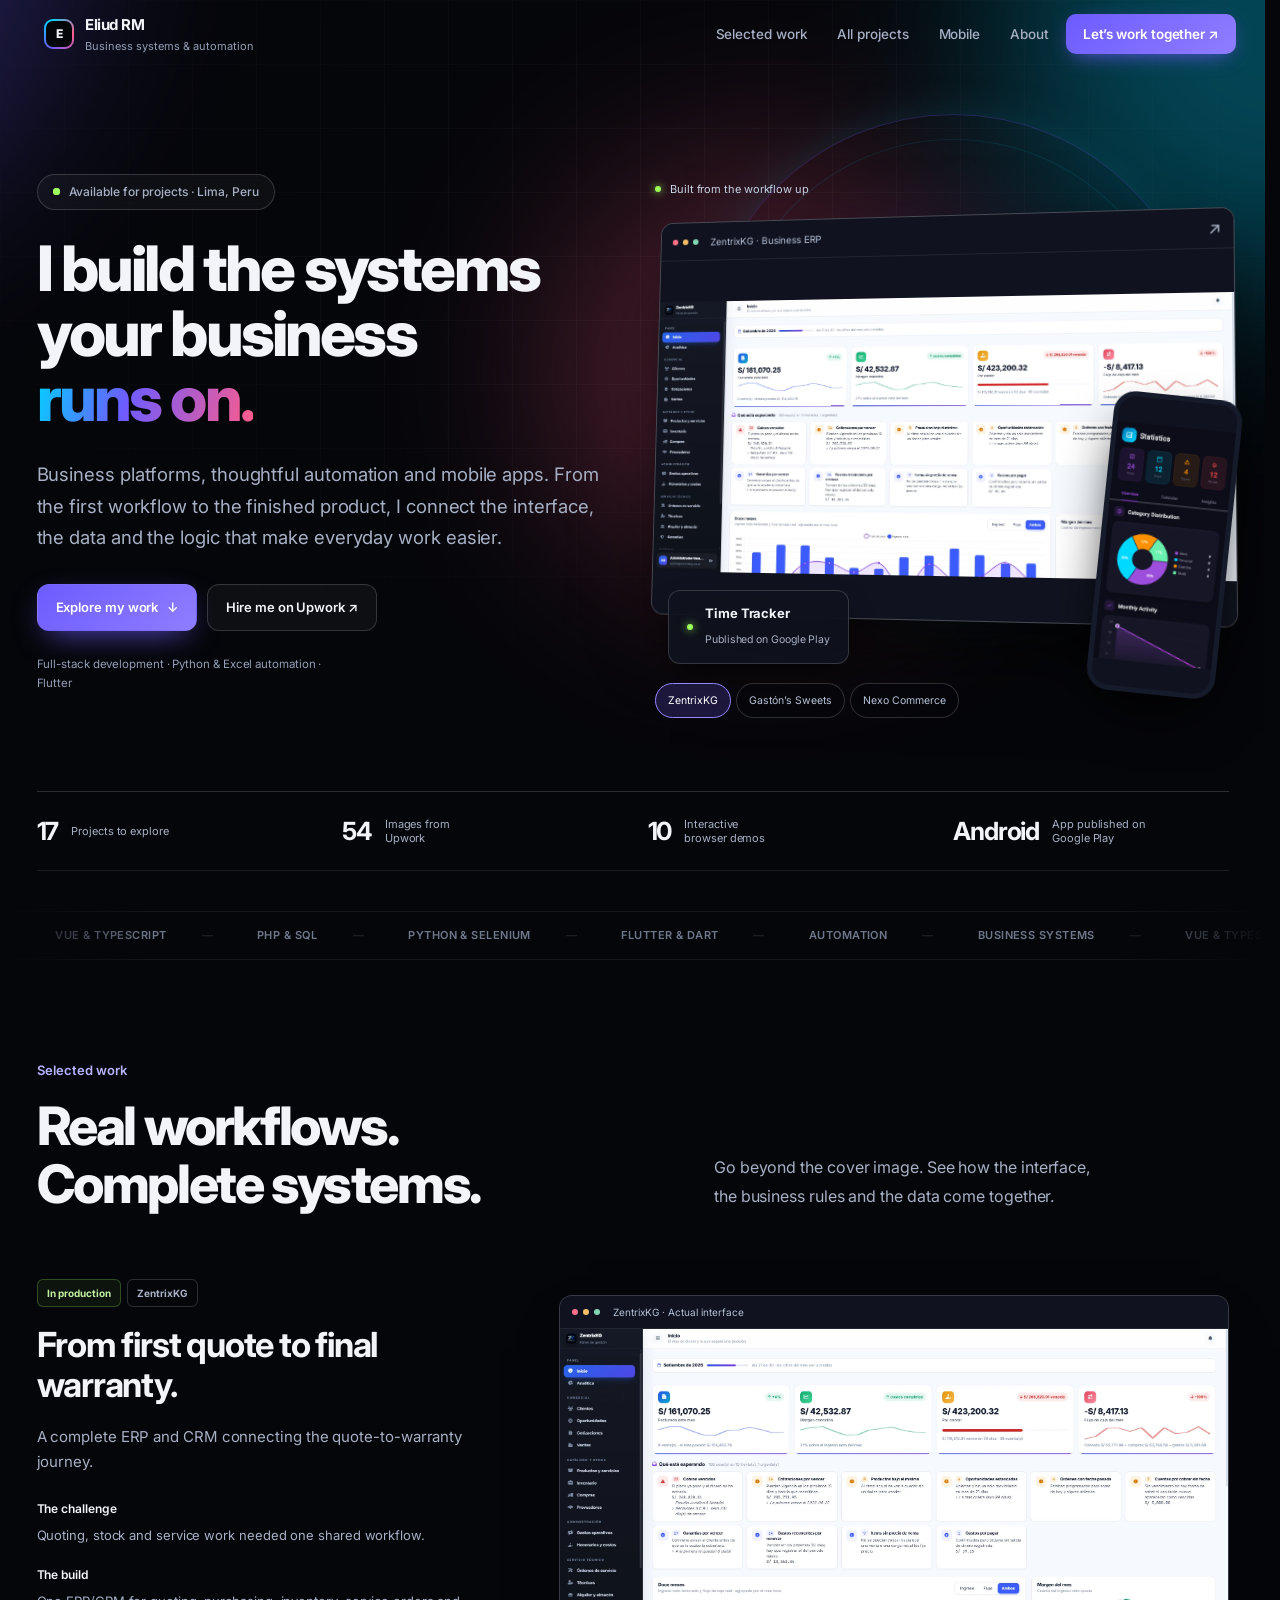
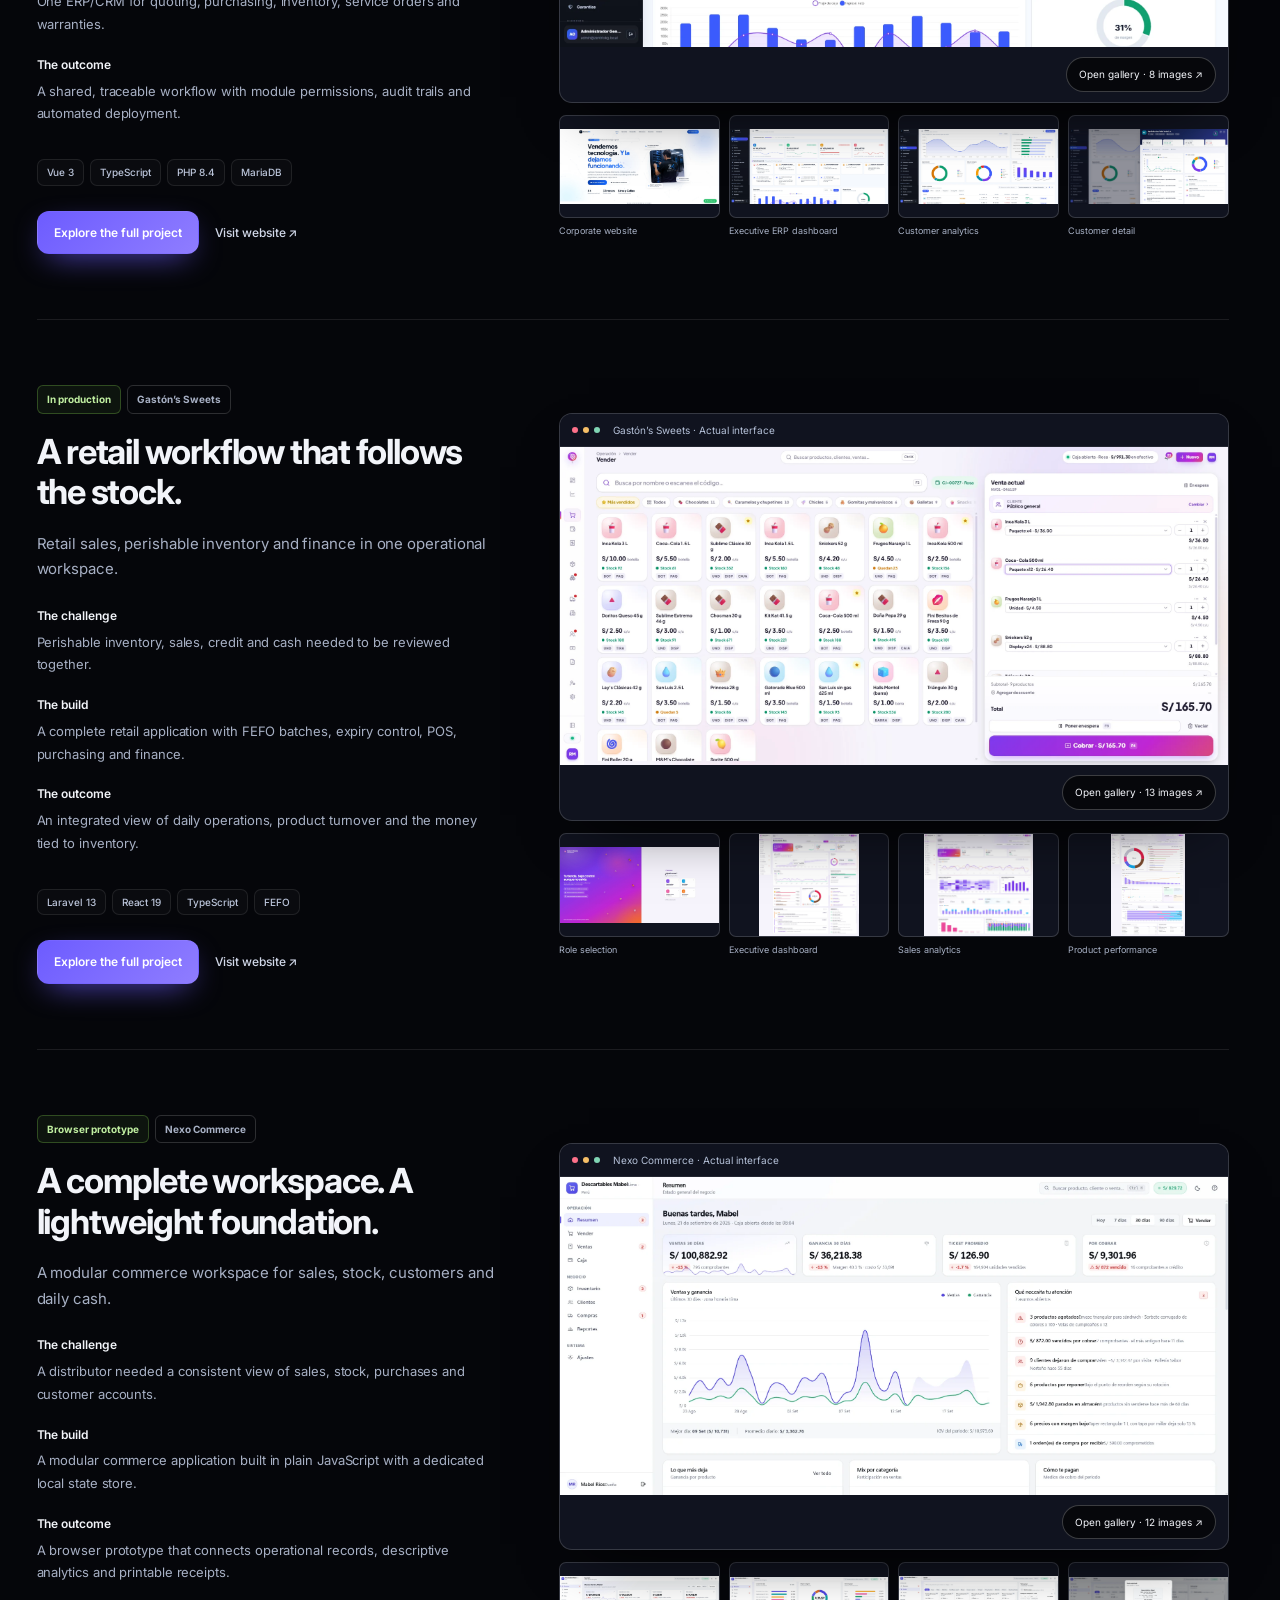
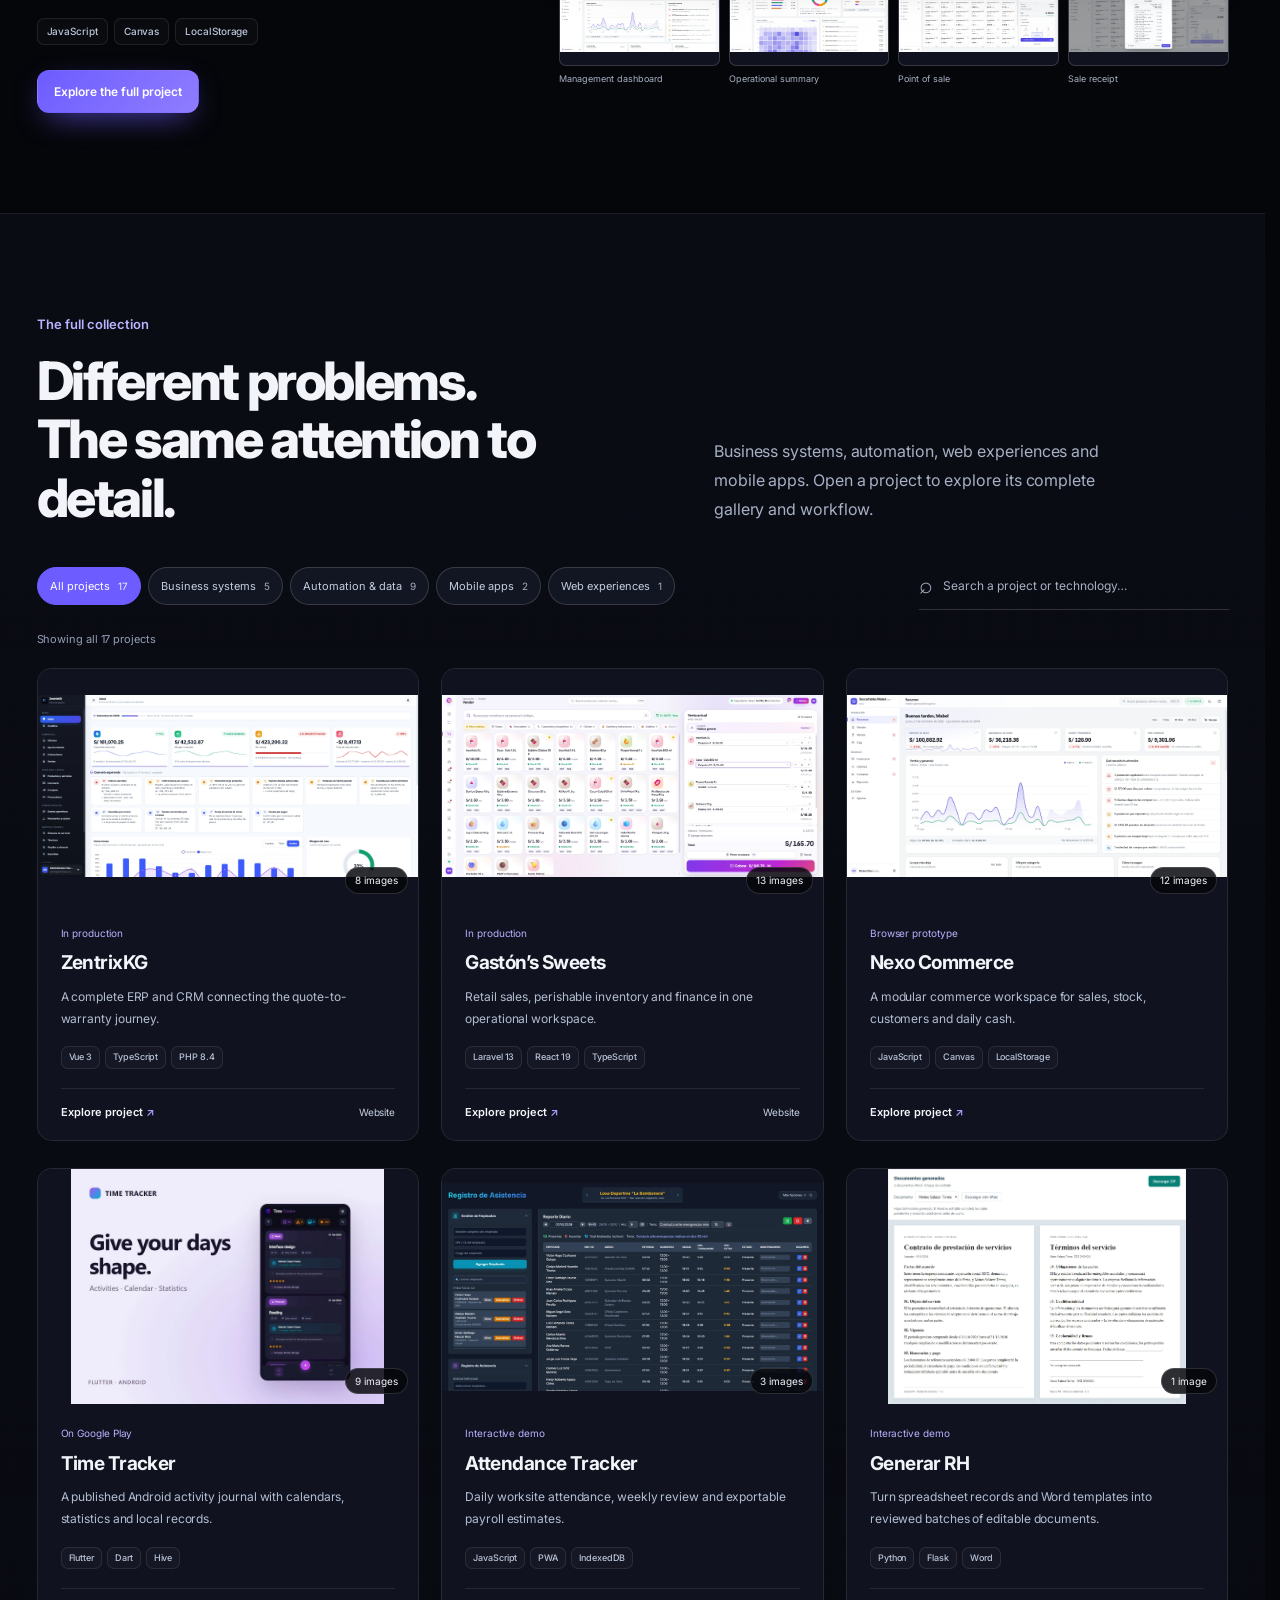
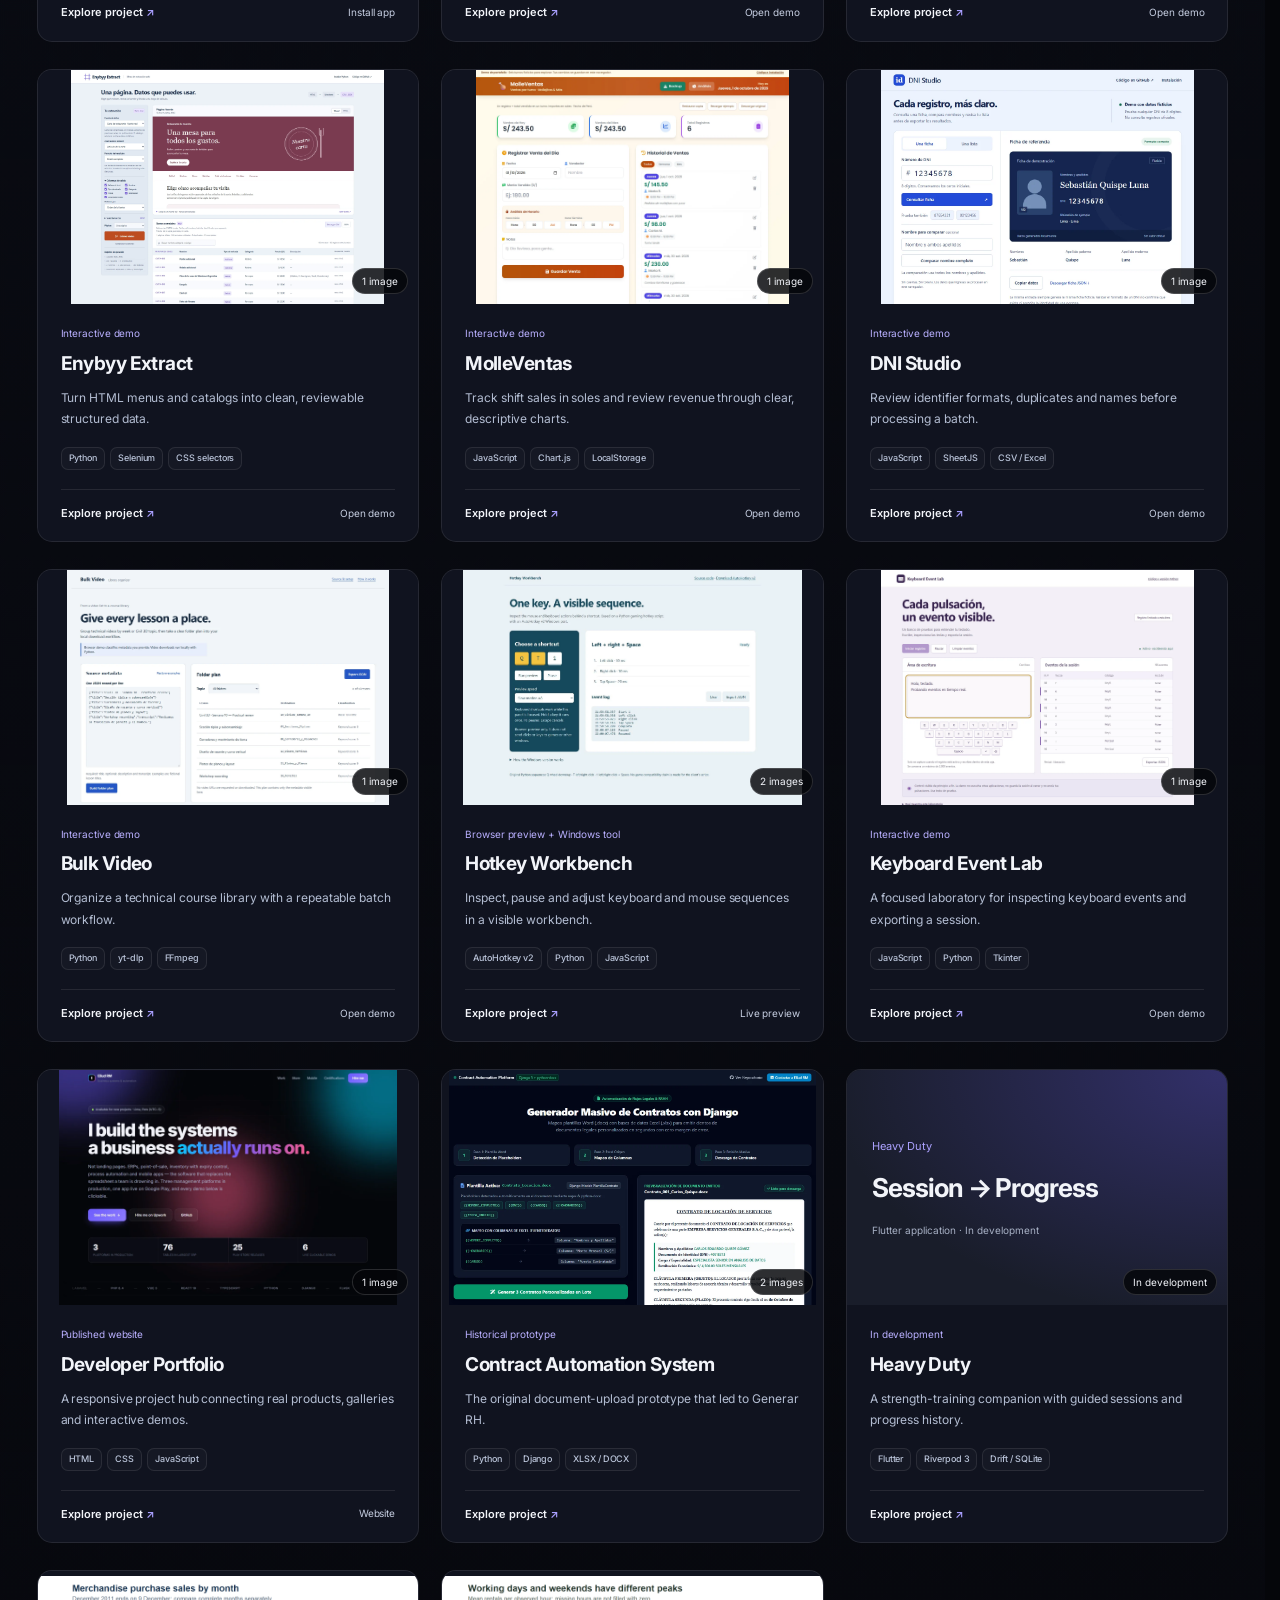
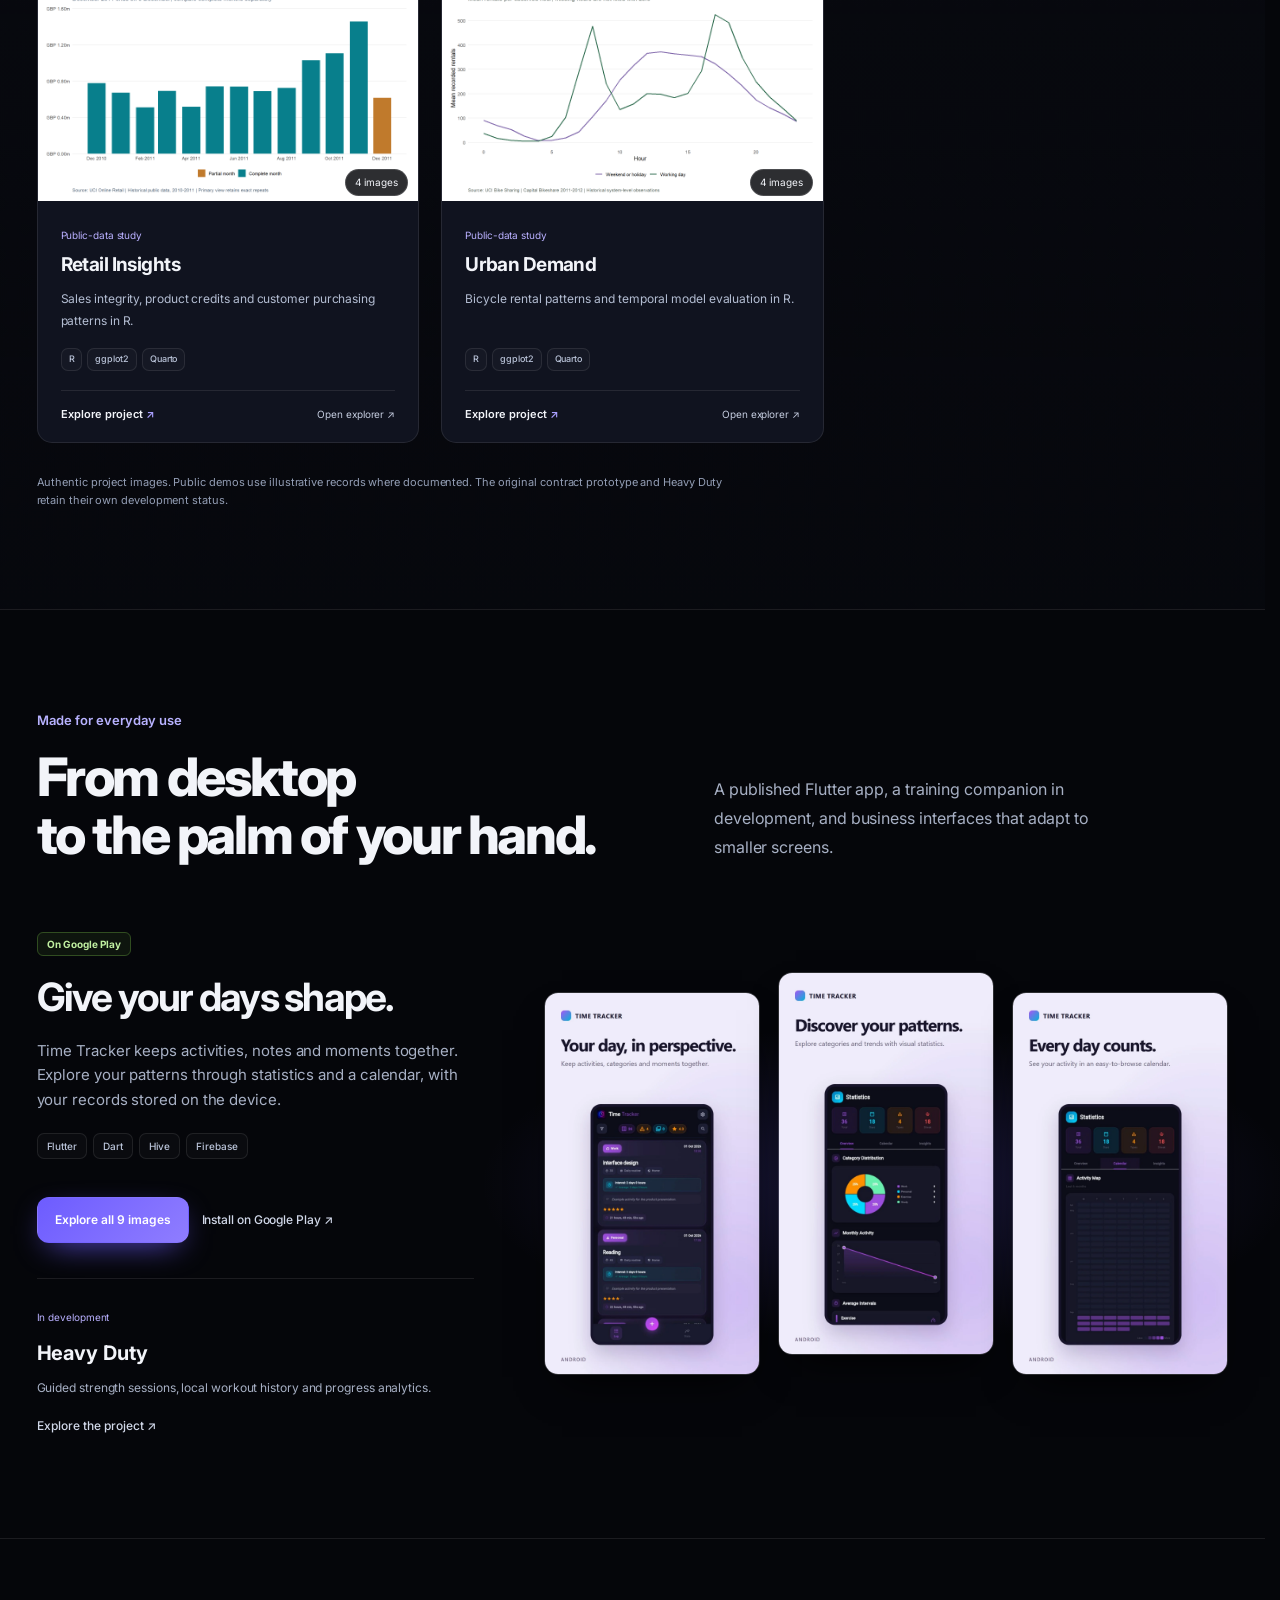
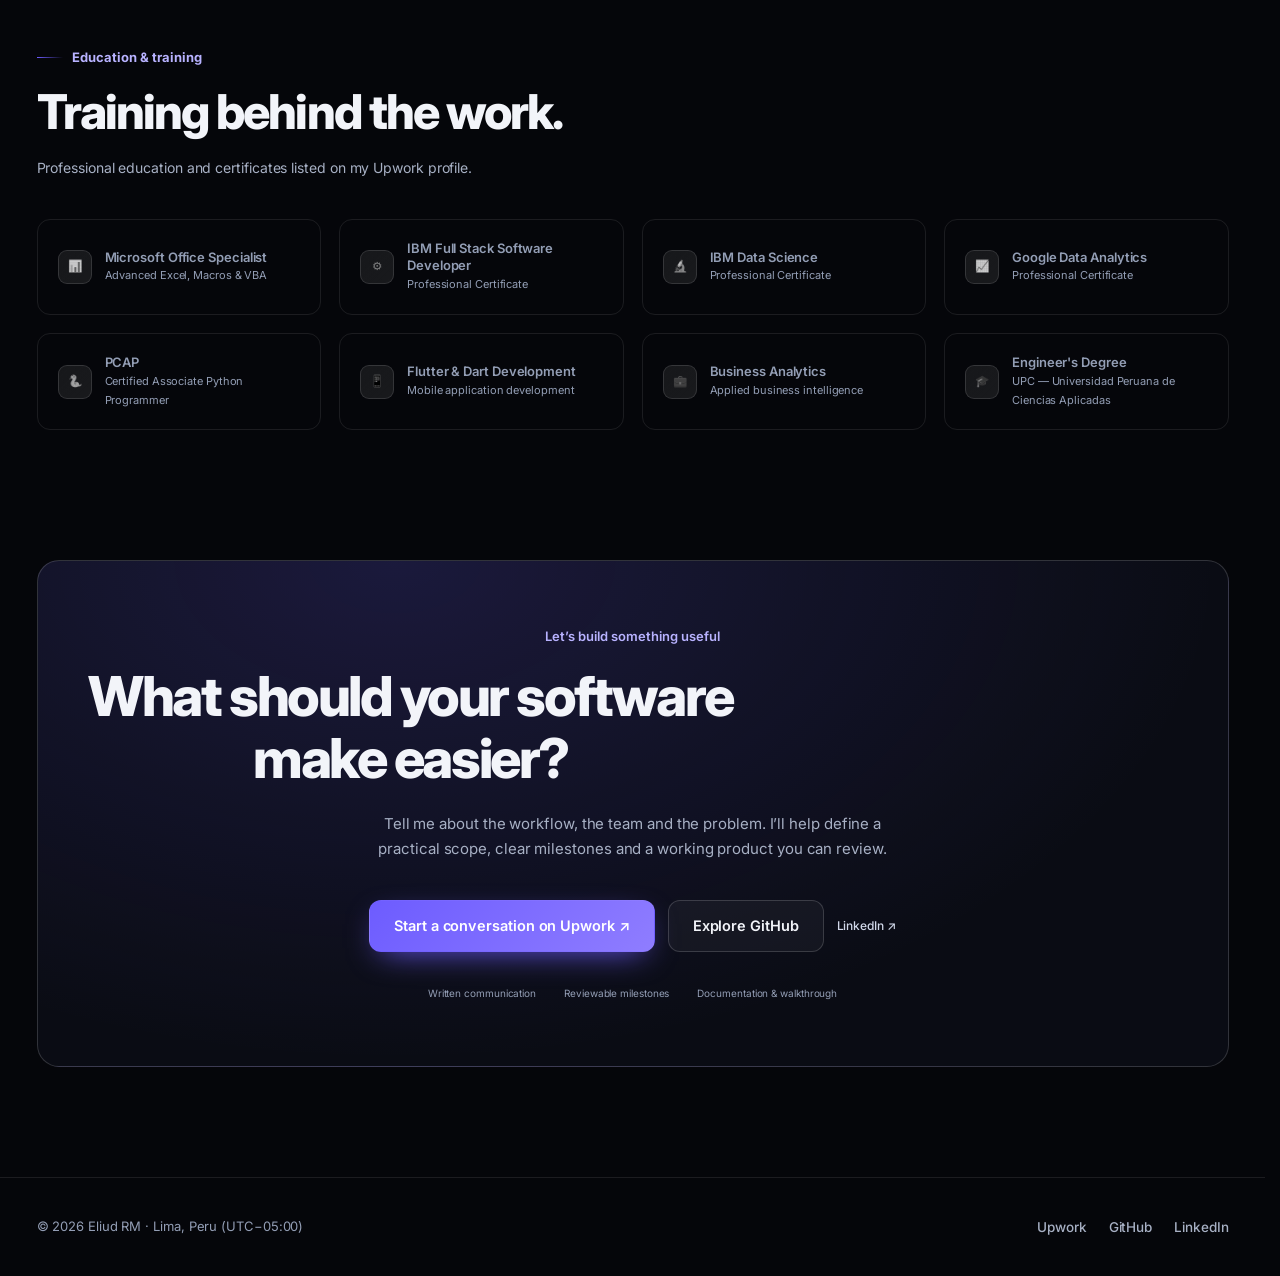
<file: index.html>
<!DOCTYPE html>
<html lang="en">
<head>
<meta charset="utf-8"><meta name="viewport" content="width=device-width,initial-scale=1">
<title>Eliud RM — Business Systems, Automation &amp; Mobile Apps</title>
<meta name="description" content="Explore Eliud RM's business systems, automation tools and mobile apps. Real project galleries, interactive demos and published software.">
<meta name="author" content="Eliud Rojas Mendoza">
<meta property="og:type" content="website"><meta property="og:title" content="Eliud RM — Software built for real work">
<meta property="og:description" content="Business systems, automation and mobile apps. Explore the products, the interfaces and the code.">
<meta property="og:url" content="https://enybyy.github.io/"><meta property="og:image" content="https://enybyy.github.io/assets/projects/zentrix/02.webp">
<meta name="twitter:card" content="summary_large_image"><meta name="theme-color" content="#05060a">
<link rel="canonical" href="https://enybyy.github.io/"><link rel="icon" href="assets/timetracker/icon.webp">
<link rel="preconnect" href="https://fonts.googleapis.com"><link rel="preconnect" href="https://fonts.gstatic.com" crossorigin>
<link href="https://fonts.googleapis.com/css2?family=Inter:wght@400;500;600;700;800&display=swap" rel="stylesheet">
<link rel="stylesheet" href="assets/style.css"><link rel="stylesheet" href="assets/portfolio.css?v=20261001-fit">
<script src="assets/projects-data.js" defer></script><script src="assets/app.js" defer></script>
</head><body>
<a class="skip-link" href="#projects">Skip to projects</a><div id="progress" aria-hidden="true"></div>
<header id="nav"><div class="wrap nav-in"><a class="logo" href="#top" aria-label="Eliud RM home"><span class="logo-mark"><span>E</span></span><span>Eliud RM<small>Business systems &amp; automation</small></span></a><button class="menu-toggle" aria-expanded="false" aria-controls="main-nav">Menu <span aria-hidden="true">＋</span></button><nav class="nav-links" id="main-nav" aria-label="Main navigation"><a href="#work">Selected work</a><a href="#projects">All projects</a><a href="#mobile">Mobile</a><a href="#certs">About</a><a class="nav-cta" href="https://www.upwork.com/freelancers/~01471ca462b236e8e5" target="_blank" rel="noopener">Let’s work together ↗</a></nav></div></header>
<main>
<section class="hero" id="top"><div class="aurora" aria-hidden="true"><i class="blob b1"></i><i class="blob b2"></i><i class="blob b3"></i></div><div class="grid-bg" aria-hidden="true"></div>
<div class="wrap"><div class="hero-layout"><div class="hero-copy"><span class="pill"><i class="pulse" aria-hidden="true"></i> Available for projects · Lima, Peru</span><h1>I build the systems<br>your business<br><span class="grad">runs on.</span></h1><p class="lede">Business platforms, thoughtful automation and mobile apps. From the first workflow to the finished product, I connect the interface, the data and the logic that make everyday work easier.</p><div class="hero-cta"><a class="btn btn-1" href="#projects">Explore my work <span aria-hidden="true">↓</span></a><a class="btn btn-2" href="https://www.upwork.com/freelancers/~01471ca462b236e8e5" target="_blank" rel="noopener">Hire me on Upwork ↗</a></div><p class="hero-footnote">Full-stack development · Python &amp; Excel automation · Flutter</p></div>
<div class="hero-showcase"><div class="showcase-orbit" aria-hidden="true"></div><div class="showcase-caption"><span class="live-dot"></span><span>Built from the workflow up</span></div><button class="showcase-screen" data-project="zentrix" data-slide="1" aria-label="Explore ZentrixKG ERP"><span class="window-bar"><i></i><i></i><i></i><span id="showcase-label">ZentrixKG · Business ERP</span><span class="screen-action" aria-hidden="true">↗</span></span><img id="showcase-img" src="assets/projects/zentrix/02.webp" alt="ZentrixKG executive ERP dashboard" fetchpriority="high" width="1919" height="915"></button><button class="showcase-phone" data-project="time" data-slide="2" aria-label="Explore Time Tracker statistics"><img src="assets/timetracker/statistics-current.png" alt="Time Tracker statistics on Android" width="400" height="800"></button><div class="showcase-note"><span class="live-dot"></span><div><strong>Time Tracker</strong><small>Published on Google Play</small></div></div>
<div class="showcase-switch" role="group" aria-label="Choose a featured interface"><button data-showcase="zentrix" aria-pressed="true">ZentrixKG</button><button data-showcase="gaston" aria-pressed="false">Gastón’s Sweets</button><button data-showcase="nexo" aria-pressed="false">Nexo Commerce</button></div></div></div>
<div class="proof-row"><a href="#projects"><strong>17</strong><span>Projects to explore</span></a><a href="#projects"><strong>54</strong><span>Images from Upwork</span></a><a href="#projects"><strong>10</strong><span>Interactive browser demos</span></a><a href="#mobile"><strong>Android</strong><span>App published on Google Play</span></a></div></div>
<div class="marquee" aria-label="Technology stack"><div class="mq-track" id="mq"></div></div></section>
<section id="work" class="sec-pad"><div class="wrap"><div class="section-intro"><div><span class="section-kicker">Selected work</span><h2>Real workflows.<br>Complete systems.</h2></div><p>Go beyond the cover image. See how the interface, the business rules and the data come together.</p></div><article class="feature-case" id="case-zentrix"><div class="case-story"><div class="tags"><span class="tag live">In production</span><span class="tag">ZentrixKG</span></div><h3>From first quote to final warranty.</h3><p class="case-description">A complete ERP and CRM connecting the quote-to-warranty journey.</p><dl class="case-points"><dt>The challenge</dt><dd>Quoting, stock and service work needed one shared workflow.</dd><dt>The build</dt><dd>One ERP/CRM for quoting, purchasing, inventory, service orders and warranties.</dd><dt>The outcome</dt><dd>A shared, traceable workflow with module permissions, audit trails and automated deployment.</dd></dl><div class="stackrow"><span class="chip">Vue 3</span><span class="chip">TypeScript</span><span class="chip">PHP 8.4</span><span class="chip">MariaDB</span></div><div class="feature-actions"><button class="btn btn-1" data-project="zentrix">Explore the full project</button><a class="text-link" href="https://zentrixkg.com/" target="_blank" rel="noopener">Visit website ↗</a></div></div><div class="case-visual"><button class="feature-cover" data-project="zentrix" data-slide="1" aria-label="Open ZentrixKG gallery"><span class="window-bar"><i></i><i></i><i></i><span>ZentrixKG · Actual interface</span></span><img src="assets/projects/zentrix/02.webp" alt="ZentrixKG working interface" loading="lazy" width="960" height="600"><span class="cover-hint">Open gallery · 8 images ↗</span></button><div class="gallery-strip"><button class="gallery-thumb" data-project="zentrix" data-slide="0" aria-label="View Corporate website"><img src="assets/projects/zentrix/01.webp" alt="Corporate website" loading="lazy" width="320" height="180"><span>Corporate website</span></button><button class="gallery-thumb" data-project="zentrix" data-slide="1" aria-label="View Executive ERP dashboard"><img src="assets/projects/zentrix/02.webp" alt="Executive ERP dashboard" loading="lazy" width="320" height="180"><span>Executive ERP dashboard</span></button><button class="gallery-thumb" data-project="zentrix" data-slide="2" aria-label="View Customer analytics"><img src="assets/projects/zentrix/03.webp" alt="Customer analytics" loading="lazy" width="320" height="180"><span>Customer analytics</span></button><button class="gallery-thumb" data-project="zentrix" data-slide="3" aria-label="View Customer detail"><img src="assets/projects/zentrix/04.webp" alt="Customer detail" loading="lazy" width="320" height="180"><span>Customer detail</span></button></div></div></article><article class="feature-case" id="case-gaston"><div class="case-story"><div class="tags"><span class="tag live">In production</span><span class="tag">Gastón’s Sweets</span></div><h3>A retail workflow that follows the stock.</h3><p class="case-description">Retail sales, perishable inventory and finance in one operational workspace.</p><dl class="case-points"><dt>The challenge</dt><dd>Perishable inventory, sales, credit and cash needed to be reviewed together.</dd><dt>The build</dt><dd>A complete retail application with FEFO batches, expiry control, POS, purchasing and finance.</dd><dt>The outcome</dt><dd>An integrated view of daily operations, product turnover and the money tied to inventory.</dd></dl><div class="stackrow"><span class="chip">Laravel 13</span><span class="chip">React 19</span><span class="chip">TypeScript</span><span class="chip">FEFO</span></div><div class="feature-actions"><button class="btn btn-1" data-project="gaston">Explore the full project</button><a class="text-link" href="https://gastonssweets.zentrixkg.com/" target="_blank" rel="noopener">Visit website ↗</a></div></div><div class="case-visual"><button class="feature-cover" data-project="gaston" data-slide="7" aria-label="Open Gastón’s Sweets gallery"><span class="window-bar"><i></i><i></i><i></i><span>Gastón’s Sweets · Actual interface</span></span><img src="assets/projects/gaston/08.webp" alt="Gastón’s Sweets working interface" loading="lazy" width="960" height="600"><span class="cover-hint">Open gallery · 13 images ↗</span></button><div class="gallery-strip"><button class="gallery-thumb" data-project="gaston" data-slide="0" aria-label="View Role selection"><img src="assets/projects/gaston/01.webp" alt="Role selection" loading="lazy" width="320" height="180"><span>Role selection</span></button><button class="gallery-thumb" data-project="gaston" data-slide="1" aria-label="View Executive dashboard"><img src="assets/projects/gaston/02.webp" alt="Executive dashboard" loading="lazy" width="320" height="180"><span>Executive dashboard</span></button><button class="gallery-thumb" data-project="gaston" data-slide="2" aria-label="View Sales analytics"><img src="assets/projects/gaston/03.webp" alt="Sales analytics" loading="lazy" width="320" height="180"><span>Sales analytics</span></button><button class="gallery-thumb" data-project="gaston" data-slide="3" aria-label="View Product performance"><img src="assets/projects/gaston/04.webp" alt="Product performance" loading="lazy" width="320" height="180"><span>Product performance</span></button></div></div></article><article class="feature-case" id="case-nexo"><div class="case-story"><div class="tags"><span class="tag live">Browser prototype</span><span class="tag">Nexo Commerce</span></div><h3>A complete workspace. A lightweight foundation.</h3><p class="case-description">A modular commerce workspace for sales, stock, customers and daily cash.</p><dl class="case-points"><dt>The challenge</dt><dd>A distributor needed a consistent view of sales, stock, purchases and customer accounts.</dd><dt>The build</dt><dd>A modular commerce application built in plain JavaScript with a dedicated local state store.</dd><dt>The outcome</dt><dd>A browser prototype that connects operational records, descriptive analytics and printable receipts.</dd></dl><div class="stackrow"><span class="chip">JavaScript</span><span class="chip">Canvas</span><span class="chip">LocalStorage</span></div><div class="feature-actions"><button class="btn btn-1" data-project="nexo">Explore the full project</button></div></div><div class="case-visual"><button class="feature-cover" data-project="nexo" data-slide="0" aria-label="Open Nexo Commerce gallery"><span class="window-bar"><i></i><i></i><i></i><span>Nexo Commerce · Actual interface</span></span><img src="assets/projects/nexo/01.webp" alt="Nexo Commerce working interface" loading="lazy" width="960" height="600"><span class="cover-hint">Open gallery · 12 images ↗</span></button><div class="gallery-strip"><button class="gallery-thumb" data-project="nexo" data-slide="0" aria-label="View Management dashboard"><img src="assets/projects/nexo/01.webp" alt="Management dashboard" loading="lazy" width="320" height="180"><span>Management dashboard</span></button><button class="gallery-thumb" data-project="nexo" data-slide="1" aria-label="View Operational summary"><img src="assets/projects/nexo/02.webp" alt="Operational summary" loading="lazy" width="320" height="180"><span>Operational summary</span></button><button class="gallery-thumb" data-project="nexo" data-slide="2" aria-label="View Point of sale"><img src="assets/projects/nexo/03.webp" alt="Point of sale" loading="lazy" width="320" height="180"><span>Point of sale</span></button><button class="gallery-thumb" data-project="nexo" data-slide="3" aria-label="View Sale receipt"><img src="assets/projects/nexo/04.webp" alt="Sale receipt" loading="lazy" width="320" height="180"><span>Sale receipt</span></button></div></div></article></div></section>
<section id="projects" class="sec-pad collection"><div class="wrap"><div class="section-intro"><div><span class="section-kicker">The full collection</span><h2>Different problems.<br>The same attention to detail.</h2></div><p>Business systems, automation, web experiences and mobile apps. Open a project to explore its complete gallery and workflow.</p></div>
<div class="collection-toolbar"><div class="filters" role="group" aria-label="Filter projects"><button data-filter="All projects" aria-pressed="true">All projects <span>17</span></button><button data-filter="Business systems" aria-pressed="false">Business systems <span>5</span></button><button data-filter="Automation &amp; data" aria-pressed="false">Automation &amp; data <span>9</span></button><button data-filter="Mobile apps" aria-pressed="false">Mobile apps <span>2</span></button><button data-filter="Web experiences" aria-pressed="false">Web experiences <span>1</span></button></div><label class="project-search"><span class="search-icon" aria-hidden="true">⌕</span><span class="sr-only">Search projects or technologies</span><input type="search" id="project-search" placeholder="Search a project or technology…" autocomplete="off"></label></div><p id="project-count" class="result-count" role="status">Showing all 17 projects</p><div class="project-grid"><article class="project-card" data-category="Business systems" data-search="ZentrixKG A complete ERP and CRM connecting the quote-to-warranty journey. Vue 3 TypeScript PHP 8.4 MariaDB"><button class="card-image" data-project="zentrix" aria-label="Explore ZentrixKG"><img src="assets/projects/zentrix/02.webp" alt="ZentrixKG interface" loading="lazy" width="960" height="600"><span class="image-count">8 images</span></button><div class="project-body"><span class="project-status">In production</span><h3>ZentrixKG</h3><p>A complete ERP and CRM connecting the quote-to-warranty journey.</p><div class="mini"><span class="chip">Vue 3</span><span class="chip">TypeScript</span><span class="chip">PHP 8.4</span></div><div class="card-actions"><button data-project="zentrix">Explore project <span aria-hidden="true">↗</span></button><a href="https://zentrixkg.com/" target="_blank" rel="noopener">Website</a></div></div></article><article class="project-card" data-category="Business systems" data-search="Gastón’s Sweets Retail sales, perishable inventory and finance in one operational workspace. Laravel 13 React 19 TypeScript FEFO"><button class="card-image" data-project="gaston" aria-label="Explore Gastón’s Sweets"><img src="assets/projects/gaston/08.webp" alt="Gastón’s Sweets interface" loading="lazy" width="960" height="600"><span class="image-count">13 images</span></button><div class="project-body"><span class="project-status">In production</span><h3>Gastón’s Sweets</h3><p>Retail sales, perishable inventory and finance in one operational workspace.</p><div class="mini"><span class="chip">Laravel 13</span><span class="chip">React 19</span><span class="chip">TypeScript</span></div><div class="card-actions"><button data-project="gaston">Explore project <span aria-hidden="true">↗</span></button><a href="https://gastonssweets.zentrixkg.com/" target="_blank" rel="noopener">Website</a></div></div></article><article class="project-card" data-category="Business systems" data-search="Nexo Commerce A modular commerce workspace for sales, stock, customers and daily cash. JavaScript Canvas LocalStorage"><button class="card-image" data-project="nexo" aria-label="Explore Nexo Commerce"><img src="assets/projects/nexo/01.webp" alt="Nexo Commerce interface" loading="lazy" width="960" height="600"><span class="image-count">12 images</span></button><div class="project-body"><span class="project-status">Browser prototype</span><h3>Nexo Commerce</h3><p>A modular commerce workspace for sales, stock, customers and daily cash.</p><div class="mini"><span class="chip">JavaScript</span><span class="chip">Canvas</span><span class="chip">LocalStorage</span></div><div class="card-actions"><button data-project="nexo">Explore project <span aria-hidden="true">↗</span></button></div></div></article><article class="project-card" data-category="Mobile apps" data-search="Time Tracker A published Android activity journal with calendars, statistics and local records. Flutter Dart Hive Firebase"><button class="card-image" data-project="time" aria-label="Explore Time Tracker"><img src="assets/projects/time/01.webp" alt="Time Tracker interface" loading="lazy" width="960" height="600"><span class="image-count">9 images</span></button><div class="project-body"><span class="project-status">On Google Play</span><h3>Time Tracker</h3><p>A published Android activity journal with calendars, statistics and local records.</p><div class="mini"><span class="chip">Flutter</span><span class="chip">Dart</span><span class="chip">Hive</span></div><div class="card-actions"><button data-project="time">Explore project <span aria-hidden="true">↗</span></button><a href="https://play.google.com/store/apps/details?id=com.activitytracker.activity_tracker" target="_blank" rel="noopener">Install app</a></div></div></article><article class="project-card" data-category="Business systems" data-search="Attendance Tracker Daily worksite attendance, weekly review and exportable payroll estimates. JavaScript PWA IndexedDB Excel / PDF"><button class="card-image" data-project="attendance" aria-label="Explore Attendance Tracker"><img src="assets/projects/attendance/01.webp" alt="Attendance Tracker interface" loading="lazy" width="960" height="600"><span class="image-count">3 images</span></button><div class="project-body"><span class="project-status">Interactive demo</span><h3>Attendance Tracker</h3><p>Daily worksite attendance, weekly review and exportable payroll estimates.</p><div class="mini"><span class="chip">JavaScript</span><span class="chip">PWA</span><span class="chip">IndexedDB</span></div><div class="card-actions"><button data-project="attendance">Explore project <span aria-hidden="true">↗</span></button><a href="https://enybyy.github.io/attendance-tracker-pwa/" target="_blank" rel="noopener">Open demo</a></div></div></article><article class="project-card" data-category="Automation &amp; data" data-search="Generar RH Turn spreadsheet records and Word templates into reviewed batches of editable documents. Python Flask Word Excel"><button class="card-image" data-project="rh" aria-label="Explore Generar RH"><img src="assets/projects/rh/01.webp" alt="Generar RH interface" loading="lazy" width="960" height="600"><span class="image-count">1 image</span></button><div class="project-body"><span class="project-status">Interactive demo</span><h3>Generar RH</h3><p>Turn spreadsheet records and Word templates into reviewed batches of editable documents.</p><div class="mini"><span class="chip">Python</span><span class="chip">Flask</span><span class="chip">Word</span></div><div class="card-actions"><button data-project="rh">Explore project <span aria-hidden="true">↗</span></button><a href="https://enybyy.github.io/rh-document-generator/" target="_blank" rel="noopener">Open demo</a></div></div></article><article class="project-card" data-category="Automation &amp; data" data-search="Enybyy Extract Turn HTML menus and catalogs into clean, reviewable structured data. Python Selenium CSS selectors CSV / JSON"><button class="card-image" data-project="extract" aria-label="Explore Enybyy Extract"><img src="assets/projects/extract/01.webp" alt="Enybyy Extract interface" loading="lazy" width="960" height="600"><span class="image-count">1 image</span></button><div class="project-body"><span class="project-status">Interactive demo</span><h3>Enybyy Extract</h3><p>Turn HTML menus and catalogs into clean, reviewable structured data.</p><div class="mini"><span class="chip">Python</span><span class="chip">Selenium</span><span class="chip">CSS selectors</span></div><div class="card-actions"><button data-project="extract">Explore project <span aria-hidden="true">↗</span></button><a href="https://enybyy.github.io/web-scraping-selenium-pipeline/" target="_blank" rel="noopener">Open demo</a></div></div></article><article class="project-card" data-category="Business systems" data-search="MolleVentas Track shift sales in soles and review revenue through clear, descriptive charts. JavaScript Chart.js LocalStorage"><button class="card-image" data-project="molle" aria-label="Explore MolleVentas"><img src="assets/projects/molle/01.webp" alt="MolleVentas interface" loading="lazy" width="960" height="600"><span class="image-count">1 image</span></button><div class="project-body"><span class="project-status">Interactive demo</span><h3>MolleVentas</h3><p>Track shift sales in soles and review revenue through clear, descriptive charts.</p><div class="mini"><span class="chip">JavaScript</span><span class="chip">Chart.js</span><span class="chip">LocalStorage</span></div><div class="card-actions"><button data-project="molle">Explore project <span aria-hidden="true">↗</span></button><a href="https://enybyy.github.io/pos-sales-management-system/" target="_blank" rel="noopener">Open demo</a></div></div></article><article class="project-card" data-category="Automation &amp; data" data-search="DNI Studio Review identifier formats, duplicates and names before processing a batch. JavaScript SheetJS CSV / Excel"><button class="card-image" data-project="dni" aria-label="Explore DNI Studio"><img src="assets/projects/dni/01.webp" alt="DNI Studio interface" loading="lazy" width="960" height="600"><span class="image-count">1 image</span></button><div class="project-body"><span class="project-status">Interactive demo</span><h3>DNI Studio</h3><p>Review identifier formats, duplicates and names before processing a batch.</p><div class="mini"><span class="chip">JavaScript</span><span class="chip">SheetJS</span><span class="chip">CSV / Excel</span></div><div class="card-actions"><button data-project="dni">Explore project <span aria-hidden="true">↗</span></button><a href="https://enybyy.github.io/dni-identity-validator/" target="_blank" rel="noopener">Open demo</a></div></div></article><article class="project-card" data-category="Automation &amp; data" data-search="Bulk Video Organize a technical course library with a repeatable batch workflow. Python yt-dlp FFmpeg"><button class="card-image" data-project="bulk" aria-label="Explore Bulk Video"><img src="assets/projects/bulk/01.webp" alt="Bulk Video interface" loading="lazy" width="960" height="600"><span class="image-count">1 image</span></button><div class="project-body"><span class="project-status">Interactive demo</span><h3>Bulk Video</h3><p>Organize a technical course library with a repeatable batch workflow.</p><div class="mini"><span class="chip">Python</span><span class="chip">yt-dlp</span><span class="chip">FFmpeg</span></div><div class="card-actions"><button data-project="bulk">Explore project <span aria-hidden="true">↗</span></button><a href="https://enybyy.github.io/descargar-videos-bulk/" target="_blank" rel="noopener">Open demo</a></div></div></article><article class="project-card" data-category="Automation &amp; data" data-search="Hotkey Workbench Inspect, pause and adjust keyboard and mouse sequences in a visible workbench. AutoHotkey v2 Python JavaScript"><button class="card-image" data-project="hotkey" aria-label="Explore Hotkey Workbench"><img src="assets/projects/hotkey/01.webp" alt="Hotkey Workbench interface" loading="lazy" width="960" height="600"><span class="image-count">2 images</span></button><div class="project-body"><span class="project-status">Browser preview + Windows tool</span><h3>Hotkey Workbench</h3><p>Inspect, pause and adjust keyboard and mouse sequences in a visible workbench.</p><div class="mini"><span class="chip">AutoHotkey v2</span><span class="chip">Python</span><span class="chip">JavaScript</span></div><div class="card-actions"><button data-project="hotkey">Explore project <span aria-hidden="true">↗</span></button><a href="demos/hotkey/" target="_blank" rel="noopener">Live preview</a></div></div></article><article class="project-card" data-category="Automation &amp; data" data-search="Keyboard Event Lab A focused laboratory for inspecting keyboard events and exporting a session. JavaScript Python Tkinter"><button class="card-image" data-project="keyboard" aria-label="Explore Keyboard Event Lab"><img src="assets/projects/keyboard/01.webp" alt="Keyboard Event Lab interface" loading="lazy" width="960" height="600"><span class="image-count">1 image</span></button><div class="project-body"><span class="project-status">Interactive demo</span><h3>Keyboard Event Lab</h3><p>A focused laboratory for inspecting keyboard events and exporting a session.</p><div class="mini"><span class="chip">JavaScript</span><span class="chip">Python</span><span class="chip">Tkinter</span></div><div class="card-actions"><button data-project="keyboard">Explore project <span aria-hidden="true">↗</span></button><a href="https://enybyy.github.io/keyboard-event-lab/" target="_blank" rel="noopener">Open demo</a></div></div></article><article class="project-card" data-category="Web experiences" data-search="Developer Portfolio A responsive project hub connecting real products, galleries and interactive demos. HTML CSS JavaScript GitHub Pages"><button class="card-image" data-project="portfolio" aria-label="Explore Developer Portfolio"><img src="assets/projects/portfolio/01.webp" alt="Developer Portfolio interface" loading="lazy" width="960" height="600"><span class="image-count">1 image</span></button><div class="project-body"><span class="project-status">Published website</span><h3>Developer Portfolio</h3><p>A responsive project hub connecting real products, galleries and interactive demos.</p><div class="mini"><span class="chip">HTML</span><span class="chip">CSS</span><span class="chip">JavaScript</span></div><div class="card-actions"><button data-project="portfolio">Explore project <span aria-hidden="true">↗</span></button><a href="https://enybyy.github.io/" target="_blank" rel="noopener">Website</a></div></div></article><article class="project-card" data-category="Automation &amp; data" data-search="Contract Automation System The original document-upload prototype that led to Generar RH. Python Django XLSX / DOCX"><button class="card-image" data-project="contract" aria-label="Explore Contract Automation System"><img src="assets/projects/contract/01.webp" alt="Contract Automation System interface" loading="lazy" width="960" height="600"><span class="image-count">2 images</span></button><div class="project-body"><span class="project-status">Historical prototype</span><h3>Contract Automation System</h3><p>The original document-upload prototype that led to Generar RH.</p><div class="mini"><span class="chip">Python</span><span class="chip">Django</span><span class="chip">XLSX / DOCX</span></div><div class="card-actions"><button data-project="contract">Explore project <span aria-hidden="true">↗</span></button></div></div></article><article class="project-card" data-category="Mobile apps" data-search="Heavy Duty A strength-training companion with guided sessions and progress history. Flutter Riverpod 3 Drift / SQLite"><button class="card-image" data-project="heavy" aria-label="Explore Heavy Duty"><div class="development-preview"><span>Heavy Duty</span><strong>Session → Progress</strong><small>Flutter application · In development</small></div><span class="image-count">In development</span></button><div class="project-body"><span class="project-status">In development</span><h3>Heavy Duty</h3><p>A strength-training companion with guided sessions and progress history.</p><div class="mini"><span class="chip">Flutter</span><span class="chip">Riverpod 3</span><span class="chip">Drift / SQLite</span></div><div class="card-actions"><button data-project="heavy">Explore project <span aria-hidden="true">↗</span></button></div></div></article><article class="project-card" data-category="Automation &amp; data" data-search="Retail Insights Sales integrity, product credits and customer purchasing patterns in R. R ggplot2 Quarto renv analytics statistics"><button class="card-image" data-project="retail-insights" aria-label="Explore Retail Insights"><img src="assets/projects/retail-insights/monthly_sales.png" alt="Monthly merchandise purchases" loading="lazy" width="1760" height="1040"><span class="image-count">4 images</span></button><div class="project-body"><span class="project-status">Public-data study</span><h3>Retail Insights</h3><p>Sales integrity, product credits and customer purchasing patterns in R.</p><div class="mini"><span class="chip">R</span><span class="chip">ggplot2</span><span class="chip">Quarto</span></div><div class="card-actions"><button data-project="retail-insights">Explore project <span aria-hidden="true">↗</span></button><a href="https://enybyy.github.io/retail-insights/" target="_blank" rel="noopener">Open explorer ↗</a></div></div></article><article class="project-card" data-category="Automation &amp; data" data-search="Urban Demand Bicycle rental patterns and temporal model evaluation in R. R ggplot2 Quarto renv analytics statistics"><button class="card-image" data-project="urban-demand" aria-label="Explore Urban Demand"><img src="assets/projects/urban-demand/hourly_profiles.png" alt="Working-day and weekend hourly profiles" loading="lazy" width="1760" height="1040"><span class="image-count">4 images</span></button><div class="project-body"><span class="project-status">Public-data study</span><h3>Urban Demand</h3><p>Bicycle rental patterns and temporal model evaluation in R.</p><div class="mini"><span class="chip">R</span><span class="chip">ggplot2</span><span class="chip">Quarto</span></div><div class="card-actions"><button data-project="urban-demand">Explore project <span aria-hidden="true">↗</span></button><a href="https://enybyy.github.io/urban-demand/" target="_blank" rel="noopener">Open explorer ↗</a></div></div></article></div><div id="empty-state" hidden><h3>No projects match this search.</h3><p>Try a project name, Python, Flutter or another technology.</p><button class="btn btn-2" id="reset-filters">Reset filters</button></div><p class="collection-note">Authentic project images. Public demos use illustrative records where documented. The original contract prototype and Heavy Duty retain their own development status.</p></div></section>
<section id="mobile" class="sec-pad mobile-section"><div class="wrap"><div class="section-intro"><div><span class="section-kicker">Made for everyday use</span><h2>From desktop<br>to the palm of your hand.</h2></div><p>A published Flutter app, a training companion in development, and business interfaces that adapt to smaller screens.</p></div><div class="mobile-feature"><div class="mobile-copy"><span class="tag live">On Google Play</span><h3>Give your days shape.</h3><p>Time Tracker keeps activities, notes and moments together. Explore your patterns through statistics and a calendar, with your records stored on the device.</p><div class="stackrow"><span class="chip">Flutter</span><span class="chip">Dart</span><span class="chip">Hive</span><span class="chip">Firebase</span></div><div class="hero-cta"><button class="btn btn-1" data-project="time">Explore all 9 images</button><a class="text-link" href="https://play.google.com/store/apps/details?id=com.activitytracker.activity_tracker" target="_blank" rel="noopener">Install on Google Play ↗</a></div><div class="development-note"><span>In development</span><h4>Heavy Duty</h4><p>Guided strength sessions, local workout history and progress analytics.</p><button class="text-link" data-project="heavy">Explore the project ↗</button></div></div><div class="mobile-screens"><button data-project="time" data-slide="1" aria-label="View activity journal"><img src="assets/projects/time/02.webp" alt="Time Tracker activity journal" loading="lazy" width="1080" height="1920"></button><button data-project="time" data-slide="2" aria-label="View statistics"><img src="assets/projects/time/03.webp" alt="Time Tracker statistics" loading="lazy" width="1080" height="1920"></button><button data-project="time" data-slide="3" aria-label="View calendar"><img src="assets/projects/time/04.webp" alt="Time Tracker calendar" loading="lazy" width="1080" height="1920"></button></div></div></div></section><!-- ============ CERTS ============ -->
<section id="certs" class="sec-pad" style="border-top:1px solid var(--line)">
  <div class="wrap">
    <span class="eyebrow rv">Education &amp; training</span>
    <h2 class="rv">Training behind the work.</h2>
    <p class="sec-sub">Professional education and certificates listed on my Upwork profile.</p><div class="certs">
      <div class="cert"><span class="cert-ic">📊</span><span><b>Microsoft Office Specialist</b><span>Advanced Excel, Macros &amp; VBA</span></span></div>
      <div class="cert"><span class="cert-ic">⚙️</span><span><b>IBM Full Stack Software Developer</b><span>Professional Certificate</span></span></div>
      <div class="cert"><span class="cert-ic">🔬</span><span><b>IBM Data Science</b><span>Professional Certificate</span></span></div>
      <div class="cert"><span class="cert-ic">📈</span><span><b>Google Data Analytics</b><span>Professional Certificate</span></span></div>
      <div class="cert"><span class="cert-ic">🐍</span><span><b>PCAP</b><span>Certified Associate Python Programmer</span></span></div>
      <div class="cert"><span class="cert-ic">📱</span><span><b>Flutter &amp; Dart Development</b><span>Mobile application development</span></span></div>
      <div class="cert"><span class="cert-ic">💼</span><span><b>Business Analytics</b><span>Applied business intelligence</span></span></div>
      <div class="cert"><span class="cert-ic">🎓</span><span><b>Engineer's Degree</b><span>UPC — Universidad Peruana de Ciencias Aplicadas</span></span></div>
    </div>
  </div>
</section>

<section class="sec-pad contact-section" id="contact"><div class="wrap"><div class="cta-box"><span class="section-kicker">Let’s build something useful</span><h2>What should your software<br>make easier?</h2><p>Tell me about the workflow, the team and the problem. I’ll help define a practical scope, clear milestones and a working product you can review.</p><div class="hero-cta"><a class="btn btn-1" href="https://www.upwork.com/freelancers/~01471ca462b236e8e5" target="_blank" rel="noopener">Start a conversation on Upwork ↗</a><a class="btn btn-2" href="https://github.com/Enybyy" target="_blank" rel="noopener">Explore GitHub</a><a class="text-link" href="https://www.linkedin.com/in/eliud-rojas-mendoza-414652212/" target="_blank" rel="noopener">LinkedIn ↗</a></div><div class="delivery-notes"><span>Written communication</span><span>Reviewable milestones</span><span>Documentation &amp; walkthrough</span></div></div></div></section></main>
<footer><div class="wrap foot"><p>© <span id="yr">2026</span> Eliud RM · Lima, Peru (UTC−05:00)</p><nav aria-label="Social links"><a href="https://www.upwork.com/freelancers/~01471ca462b236e8e5" target="_blank" rel="noopener">Upwork</a><a href="https://github.com/Enybyy" target="_blank" rel="noopener">GitHub</a><a href="https://www.linkedin.com/in/eliud-rojas-mendoza-414652212/" target="_blank" rel="noopener">LinkedIn</a></nav></div></footer>
<dialog id="project-dialog" aria-labelledby="dialog-title"><div class="dialog-header"><span id="dialog-category"></span><button class="dialog-close" aria-label="Close project">✕</button></div><div class="dialog-content"><div class="dialog-story"><span id="dialog-status" class="tag"></span><h2 id="dialog-title"></h2><p id="dialog-description"></p><ul id="dialog-features"></ul><div id="dialog-stack" class="stackrow"></div><div id="dialog-links" class="dialog-links"></div></div><div class="dialog-gallery"><div class="gallery-stage"><img id="gallery-image" alt=""><p id="gallery-unavailable" hidden>Interface images will be added when available.</p></div><div class="gallery-controls"><button id="gallery-prev" aria-label="Previous image">←</button><p id="gallery-caption" aria-live="polite"></p><button id="gallery-next" aria-label="Next image">→</button></div><div id="gallery-thumbnails" aria-label="Project images"></div></div></div></dialog>
</body></html>
</file>
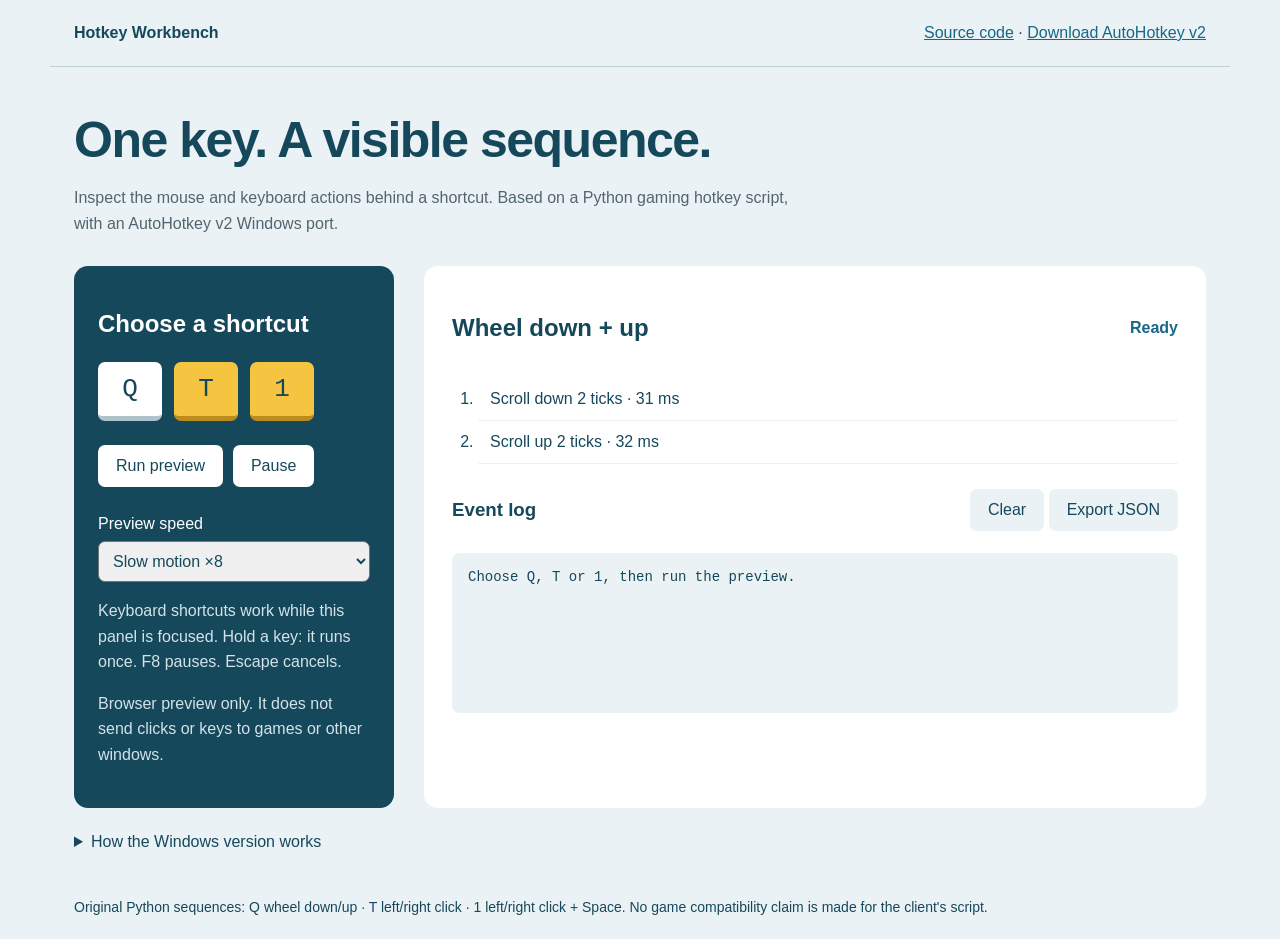
<file: demos/hotkey/index.html>
<!doctype html>
<html lang="en"><meta charset="utf-8"><meta name="viewport" content="width=device-width,initial-scale=1"><title>Hotkey Workbench · Input sequences</title>
<style>
:root{font-family:'Segoe UI',sans-serif;color:#16485b;background:#eaf2f5}*{box-sizing:border-box}body{margin:0}header,main,footer{max-width:1180px;margin:auto;padding:24px}header{display:flex;justify-content:space-between;gap:20px;border-bottom:1px solid #bed0d8}a{color:#176786}h1{font-size:clamp(30px,4vw,50px);margin:20px 0 12px;letter-spacing:-1.5px}p{max-width:720px;line-height:1.6;color:#526570}.layout{display:grid;grid-template-columns:320px 1fr;gap:30px;margin-top:30px}aside{background:#16485b;color:white;padding:24px;border-radius:14px}aside p{color:#d3e3e9}.keys{display:flex;gap:12px;margin:24px 0}button,select{font:inherit}button{cursor:pointer;border:0;border-radius:7px;padding:12px 18px;background:#176786;color:white}button:disabled{opacity:.5;cursor:default}button:focus-visible,a:focus-visible,select:focus-visible{outline:3px solid #dfac14;outline-offset:4px}.key{font-family:Consolas,monospace;font-size:26px;background:#f5c542;color:#16485b;border-bottom:5px solid #bc8c1d;min-width:64px}.key[aria-pressed=true]{background:white;border-bottom-color:#adc3cc}.controls{display:flex;gap:10px;flex-wrap:wrap}.controls button{background:white;color:#16485b}label{display:block;margin-top:28px}select{width:100%;margin-top:8px;padding:10px;border-radius:7px;color:#16485b}.workspace{background:white;padding:28px;border-radius:14px;min-width:0}.row{display:flex;justify-content:space-between;gap:10px;align-items:center}.badge{color:#176786;font-weight:600}ol{padding-left:26px}li{padding:12px;border-bottom:1px solid #eaf2f5}li.active{background:#fff3c6}time,pre{font-family:Consolas,monospace}pre{background:#eaf2f5;min-height:160px;max-height:230px;overflow:auto;padding:16px;border-radius:8px;white-space:pre-wrap;font-size:14px}.subtle{background:#eaf2f5;color:#16485b}footer{font-size:14px}details{margin-top:25px}code{overflow-wrap:anywhere}@media(max-width:700px){.layout{grid-template-columns:1fr}header{flex-wrap:wrap}main{padding:18px}.workspace{padding:20px}.row{flex-wrap:wrap}}@media(prefers-color-scheme:dark){:root{background:#15303b;color:#f0f6f8}.workspace{background:#244653}p{color:#c1d3db}pre,.subtle{background:#15303b;color:#f0f6f8}li.active{background:#705815}a{color:#9bcde3}.badge{color:#9bcde3}}@media(prefers-reduced-motion:reduce){*{scroll-behavior:auto}}
</style>
<header><strong>Hotkey Workbench</strong><nav><a href="https://github.com/Enybyy/hotkey-workbench">Source code</a> · <a href="https://raw.githubusercontent.com/Enybyy/hotkey-workbench/main/HotkeyWorkbench.ahk" download>Download AutoHotkey v2</a></nav></header>
<main><h1>One key. A visible sequence.</h1><p>Inspect the mouse and keyboard actions behind a shortcut. Based on a Python gaming hotkey script, with an AutoHotkey v2 Windows port.</p><div class="layout"><aside><h2>Choose a shortcut</h2><div class="keys"><button class="key" data-key="q" aria-pressed="true">Q</button><button class="key" data-key="t" aria-pressed="false">T</button><button class="key" data-key="1" aria-pressed="false">1</button></div><div class="controls"><button id="run">Run preview</button><button id="pause">Pause</button></div><label for="speed">Preview speed</label><select id="speed"><option value="1">Original delays</option><option value="8" selected>Slow motion ×8</option></select><p>Keyboard shortcuts work while this panel is focused. Hold a key: it runs once. F8 pauses. Escape cancels.</p><p>Browser preview only. It does not send clicks or keys to games or other windows.</p></aside><section class="workspace"><div class="row"><h2 id="name">Wheel down + up</h2><span id="status" class="badge" role="status">Ready</span></div><ol id="steps"></ol><div class="row"><h3>Event log</h3><div><button id="clear" class="subtle">Clear</button> <button id="export" class="subtle">Export JSON</button></div></div><pre id="log" aria-label="Event log">Choose Q, T or 1, then run the preview.</pre></section></div><details><summary>How the Windows version works</summary><p>Open <code>HotkeyWorkbench.ahk</code> with AutoHotkey v2. Preview is enabled by default. The live shortcuts are limited to <code>left4dead2.exe</code> while it is foreground. F8 pauses and Alt+F5 exits within the panel or target window. Cancellation and focus checks stop pending steps.</p><p>Timing values are requested delays, not a guarantee of exact operating-system timing. Browser preview and native game execution are different environments.</p></details></main><footer>Original Python sequences: Q wheel down/up · T left/right click · 1 left/right click + Space. No game compatibility claim is made for the client's script.</footer>
<script>
const profiles={q:{name:'Wheel down + up',steps:[['Scroll down 2 ticks',31],['Scroll up 2 ticks',32]]},t:{name:'Left + right click',steps:[['Left click',100],['Right click',0]]},'1':{name:'Left + right + Space',steps:[['Left click',10],['Right click',10],['Tap Space',20]]}};
let key='q',paused=false,busy=false,token=0,events=[],held=new Set();const $=id=>document.getElementById(id);function render(){ $('name').textContent=profiles[key].name;$('steps').replaceChildren(...profiles[key].steps.map(([name,ms])=>{let li=document.createElement('li');li.textContent=name+' · '+ms+' ms';return li}));document.querySelectorAll('.key').forEach(b=>b.setAttribute('aria-pressed',b.dataset.key===key));}function log(action){events.push({sequence:key,action,time:new Date().toISOString(),mode:'browser-preview'});events=events.slice(-100);$('log').textContent=events.map(e=>e.time.slice(11,23)+'  '+e.action).join('\n');$('log').scrollTop=$('log').scrollHeight;}function cancel(){token++;busy=false;$('run').disabled=paused;$('steps').querySelectorAll('li').forEach(li=>li.classList.remove('active'));}function select(k){cancel();key=k;render();$('status').textContent=paused?'Paused':'Ready';}async function run(){if(paused||busy)return;busy=true;$('run').disabled=true;const own=++token,k=key,factor=Number($('speed').value);$('status').textContent='Running';log('Start '+k.toUpperCase());for(let i=0;i<profiles[k].steps.length;i++){if(token!==own)return;const [action,ms]=profiles[k].steps[i];$('steps').children[i].classList.add('active');log(action);await new Promise(resolve=>setTimeout(resolve,ms*factor));if(token!==own)return;$('steps').children[i].classList.remove('active');}busy=false;$('run').disabled=false;$('status').textContent='Complete';log('Complete');}function pause(){paused=!paused;cancel();$('pause').textContent=paused?'Resume':'Pause';$('status').textContent=paused?'Paused':'Ready';log(paused?'Paused':'Resumed');}
document.querySelectorAll('.key').forEach(b=>b.onclick=()=>select(b.dataset.key));$('run').onclick=run;$('pause').onclick=pause;$('clear').onclick=()=>{events=[];$('log').textContent='Log cleared.'};$('export').onclick=()=>{const url=URL.createObjectURL(new Blob([JSON.stringify(events,null,2)],{type:'application/json'}));let a=document.createElement('a');a.href=url;a.download='hotkey-preview.json';a.click();setTimeout(()=>URL.revokeObjectURL(url),1000)};document.querySelector('aside').addEventListener('keydown',e=>{if(e.target.tagName==='SELECT')return;let k=e.key.toLowerCase();if(held.has(k)||e.repeat)return;held.add(k);if(profiles[k]){e.preventDefault();select(k);run()}else if(k==='f8'){e.preventDefault();pause()}else if(k==='escape'){cancel();$('status').textContent='Cancelled';log('Cancelled')}});document.addEventListener('keyup',e=>held.delete(e.key.toLowerCase()));window.addEventListener('blur',()=>{held.clear();cancel();$('status').textContent=paused?'Paused':'Ready'});render();
</script></html>
</file>
<file: assets/style.css>
/* ===========================================================
   Eliud RM — portfolio
   =========================================================== */

:root{
  --ink:#05060a;
  --ink-2:#0a0c14;
  --panel:#10131f;
  --panel-2:#151928;
  --line:rgba(255,255,255,.09);
  --line-2:rgba(255,255,255,.16);
  --fg:#f2f4f9;
  --fg-2:#a7b0c4;
  --fg-3:#6d7689;
  --brand:#6d5cff;
  --brand-2:#00d4ff;
  --brand-3:#ff5c8a;
  --lime:#9dff5c;
  --radius:18px;
  --maxw:1240px;
  --ease:cubic-bezier(.22,1,.36,1);
}

*,*::before,*::after{box-sizing:border-box}
html{scroll-behavior:smooth;-webkit-text-size-adjust:100%}
body{
  margin:0;background:var(--ink);color:var(--fg);
  font-family:'Inter',system-ui,-apple-system,'Segoe UI',sans-serif;
  font-size:16px;line-height:1.65;letter-spacing:-.005em;
  -webkit-font-smoothing:antialiased;overflow-x:hidden;
}
img{max-width:100%;display:block}
a{color:inherit;text-decoration:none}
button{font:inherit;color:inherit;background:none;border:none;cursor:pointer}
::selection{background:var(--brand);color:#fff}

.wrap{width:100%;max-width:var(--maxw);margin-inline:auto;padding-inline:24px}
@media(max-width:640px){.wrap{padding-inline:16px}}

/* ---------- scroll progress ---------- */
#progress{
  position:fixed;top:0;left:0;height:2px;width:100%;transform:scaleX(0);transform-origin:0 50%;
  background:linear-gradient(90deg,var(--brand),var(--brand-2),var(--lime));
  z-index:200;will-change:transform;
}

/* ---------- nav ---------- */
#nav{
  position:fixed;top:0;left:0;right:0;z-index:150;
  transition:background .4s var(--ease),backdrop-filter .4s var(--ease),border-color .4s var(--ease);
  border-bottom:1px solid transparent;
}
#nav.stuck{background:rgba(5,6,10,.72);backdrop-filter:blur(14px) saturate(1.4);border-bottom-color:var(--line)}
.nav-in{display:flex;align-items:center;justify-content:space-between;gap:24px;height:68px}
.logo{display:flex;align-items:center;gap:11px;font-weight:700;letter-spacing:-.03em;font-size:15px}
.logo-mark{
  width:30px;height:30px;border-radius:9px;flex:none;position:relative;
  background:conic-gradient(from 210deg,var(--brand),var(--brand-2),var(--brand-3),var(--brand));
}
.logo-mark::after{
  content:'';position:absolute;inset:2px;border-radius:7px;background:var(--ink);
}
.logo-mark span{position:relative;z-index:1;display:grid;place-items:center;height:100%;font-size:12px;font-weight:800}
.logo small{display:block;font-weight:400;font-size:11px;color:var(--fg-3);letter-spacing:0}
.nav-links{display:flex;gap:4px;align-items:center}
.nav-links a{
  padding:7px 13px;border-radius:9px;font-size:13.5px;font-weight:500;color:var(--fg-2);
  transition:color .25s,background .25s;
}
.nav-links a:hover{color:var(--fg);background:rgba(255,255,255,.06)}
.nav-cta{
  padding:9px 17px !important;border-radius:10px !important;font-weight:600 !important;color:#fff !important;
  background:linear-gradient(135deg,var(--brand),#8f7dff) !important;
  box-shadow:0 6px 22px -8px var(--brand);
}
@media(max-width:860px){.nav-links a:not(.nav-cta){display:none}}

/* ---------- hero ---------- */
.hero{position:relative;padding:150px 0 90px;overflow:hidden}
.aurora{position:absolute;inset:-25% -10% auto;height:120%;pointer-events:none;z-index:0;filter:blur(90px);opacity:.5}
.blob{position:absolute;border-radius:50%;mix-blend-mode:screen}
.b1{width:620px;height:620px;background:var(--brand);top:-12%;left:-6%;animation:drift1 22s ease-in-out infinite}
.b2{width:540px;height:540px;background:var(--brand-2);top:6%;right:-4%;animation:drift2 26s ease-in-out infinite}
.b3{width:420px;height:420px;background:var(--brand-3);top:46%;left:36%;animation:drift3 30s ease-in-out infinite}
@keyframes drift1{0%,100%{transform:translate(0,0) scale(1)}50%{transform:translate(90px,60px) scale(1.15)}}
@keyframes drift2{0%,100%{transform:translate(0,0) scale(1)}50%{transform:translate(-80px,80px) scale(.88)}}
@keyframes drift3{0%,100%{transform:translate(0,0) scale(1)}50%{transform:translate(50px,-70px) scale(1.2)}}
.grid-bg{
  position:absolute;inset:0;z-index:0;pointer-events:none;opacity:.35;
  background-image:linear-gradient(var(--line) 1px,transparent 1px),linear-gradient(90deg,var(--line) 1px,transparent 1px);
  background-size:64px 64px;
  mask-image:radial-gradient(ellipse 80% 60% at 50% 25%,#000 20%,transparent 78%);
  -webkit-mask-image:radial-gradient(ellipse 80% 60% at 50% 25%,#000 20%,transparent 78%);
}
.hero .wrap{position:relative;z-index:2}

.pill{
  display:inline-flex;align-items:center;gap:9px;padding:7px 15px;border-radius:999px;
  border:1px solid var(--line-2);background:rgba(255,255,255,.04);backdrop-filter:blur(8px);
  font-size:12.5px;font-weight:500;color:var(--fg-2);margin-bottom:30px;
}
.pulse{width:7px;height:7px;border-radius:50%;background:var(--lime);position:relative}
.pulse::after{content:'';position:absolute;inset:0;border-radius:50%;background:var(--lime);animation:ping 2s ease-out infinite}
@keyframes ping{0%{transform:scale(1);opacity:.7}100%{transform:scale(3.2);opacity:0}}

h1{
  margin:0;font-size:clamp(2.45rem,6.1vw,4.7rem);line-height:1.0;letter-spacing:-.045em;font-weight:800;
  max-width:25ch;text-wrap:balance;
}
.grad{
  background:linear-gradient(105deg,var(--brand-2) 0%,var(--brand) 42%,var(--brand-3) 100%);
  -webkit-background-clip:text;background-clip:text;color:transparent;
}
.hero p.lede{
  margin:28px 0 0;max-width:56ch;font-size:clamp(1rem,1.7vw,1.16rem);color:var(--fg-2);line-height:1.7;
}
.hero-cta{display:flex;flex-wrap:wrap;gap:13px;margin-top:38px}
.btn{
  display:inline-flex;align-items:center;gap:9px;padding:13px 24px;border-radius:12px;
  font-size:14.5px;font-weight:600;border:1px solid transparent;
  transition:transform .3s var(--ease),box-shadow .3s var(--ease),background .3s,border-color .3s;
}
.btn:hover{transform:translateY(-2px)}
.btn-1{background:linear-gradient(135deg,var(--brand),#8f7dff);color:#fff;box-shadow:0 10px 32px -12px var(--brand)}
.btn-1:hover{box-shadow:0 16px 40px -12px var(--brand)}
.btn-2{border-color:var(--line-2);background:rgba(255,255,255,.04);color:var(--fg)}
.btn-2:hover{background:rgba(255,255,255,.09);border-color:rgba(255,255,255,.28)}

.stats{display:grid;grid-template-columns:repeat(4,1fr);gap:1px;margin-top:70px;background:var(--line);border:1px solid var(--line);border-radius:16px;overflow:hidden}
.stats div{background:var(--ink-2);padding:22px 20px}
.stats b{display:block;font-size:clamp(1.5rem,3.2vw,2.1rem);font-weight:800;letter-spacing:-.035em;line-height:1.1;font-variant-numeric:tabular-nums}
.stats span{display:block;margin-top:5px;font-size:11.5px;color:var(--fg-3);letter-spacing:.02em}
@media(max-width:760px){.stats{grid-template-columns:repeat(2,1fr)}}

/* ---------- marquee ---------- */
.marquee{
  margin-top:80px;border-top:1px solid var(--line);border-bottom:1px solid var(--line);
  padding:17px 0;overflow:hidden;
  mask-image:linear-gradient(90deg,transparent,#000 12%,#000 88%,transparent);
  -webkit-mask-image:linear-gradient(90deg,transparent,#000 12%,#000 88%,transparent);
}
.mq-track{display:flex;gap:44px;width:max-content;animation:slide 42s linear infinite}
.marquee:hover .mq-track{animation-play-state:paused}
@keyframes slide{to{transform:translateX(-50%)}}
.mq-track span{font-size:13px;font-weight:600;color:var(--fg-3);white-space:nowrap;letter-spacing:.04em;text-transform:uppercase}
.mq-track span::before{content:'—';margin-right:44px;color:rgba(255,255,255,.14)}

/* ---------- sections ---------- */
section{position:relative}
.sec-pad{padding:110px 0}
@media(max-width:700px){.sec-pad{padding:72px 0}}
.eyebrow{
  display:inline-flex;align-items:center;gap:9px;font-size:11.5px;font-weight:700;letter-spacing:.16em;
  text-transform:uppercase;color:var(--fg-3);margin-bottom:18px;
}
.eyebrow::before{content:'';width:26px;height:1px;background:linear-gradient(90deg,var(--brand),transparent)}
h2{margin:0;font-size:clamp(1.85rem,4.1vw,2.85rem);line-height:1.08;letter-spacing:-.04em;font-weight:800;max-width:27ch;text-wrap:balance}
.sec-sub{margin:18px 0 0;color:var(--fg-2);max-width:60ch;font-size:1.02rem}

/* ---------- case study ---------- */
.case{padding:96px 0;border-top:1px solid var(--line);position:relative}
.case:first-of-type{border-top:none}
.case-head{display:grid;grid-template-columns:auto 1fr;gap:26px;align-items:start;margin-bottom:34px}
.case-no{
  font-size:clamp(2.6rem,6vw,4.4rem);font-weight:800;line-height:.8;letter-spacing:-.05em;
  -webkit-text-stroke:1.5px var(--line-2);color:transparent;font-variant-numeric:tabular-nums;
}
.tags{display:flex;flex-wrap:wrap;gap:7px;margin-bottom:13px}
.tag{
  font-size:11px;font-weight:700;letter-spacing:.09em;text-transform:uppercase;
  padding:4px 10px;border-radius:6px;border:1px solid var(--line-2);color:var(--fg-2);
}
.tag.live{color:var(--lime);border-color:rgba(157,255,92,.32);background:rgba(157,255,92,.08)}
.tag.store{color:var(--brand-2);border-color:rgba(0,212,255,.32);background:rgba(0,212,255,.08)}
.case h3{margin:0;font-size:clamp(1.55rem,3.4vw,2.35rem);line-height:1.1;letter-spacing:-.035em;font-weight:800}
.case .hook{margin:14px 0 0;color:var(--fg-2);font-size:1.04rem;max-width:62ch;line-height:1.72}

.psr{display:grid;grid-template-columns:repeat(3,1fr);gap:1px;margin:34px 0;background:var(--line);border:1px solid var(--line);border-radius:14px;overflow:hidden}
.psr>div{background:var(--ink-2);padding:22px}
.psr h4{margin:0 0 9px;font-size:11px;font-weight:700;letter-spacing:.13em;text-transform:uppercase;color:var(--fg-3)}
.psr p{margin:0;font-size:14px;color:var(--fg-2);line-height:1.66}
.psr>div:last-child h4{color:var(--lime)}
@media(max-width:820px){.psr{grid-template-columns:1fr}}

.kpis{display:flex;flex-wrap:wrap;gap:34px;margin:30px 0}
.kpi b{display:block;font-size:1.65rem;font-weight:800;letter-spacing:-.035em;line-height:1.1;font-variant-numeric:tabular-nums}
.kpi span{font-size:11.5px;color:var(--fg-3)}

/* browser frame */
.frame{
  border-radius:14px;overflow:hidden;border:1px solid var(--line-2);background:var(--panel);
  box-shadow:0 40px 90px -40px rgba(0,0,0,.95),0 0 0 1px rgba(255,255,255,.03);
  margin-top:8px;
}
.frame-bar{display:flex;align-items:center;gap:8px;padding:11px 15px;background:var(--panel-2);border-bottom:1px solid var(--line)}
.dot{width:10px;height:10px;border-radius:50%;flex:none}
.dot:nth-child(1){background:#ff5f57}.dot:nth-child(2){background:#febc2e}.dot:nth-child(3){background:#28c840}
.frame-url{
  margin-left:12px;flex:1;font-size:11.5px;color:var(--fg-3);background:rgba(0,0,0,.35);
  padding:5px 12px;border-radius:7px;font-family:ui-monospace,'SF Mono',Menlo,monospace;
  white-space:nowrap;overflow:hidden;text-overflow:ellipsis;
}
.frame img{width:100%;cursor:zoom-in;transition:transform .7s var(--ease)}
.frame:hover img{transform:scale(1.014)}

.thumbs{display:grid;grid-template-columns:repeat(auto-fit,minmax(150px,1fr));gap:12px;margin-top:14px}
.thumb{
  border-radius:10px;overflow:hidden;border:1px solid var(--line);background:var(--panel);cursor:zoom-in;
  position:relative;transition:border-color .3s,transform .3s var(--ease);
}
.thumb:hover{border-color:var(--brand);transform:translateY(-3px)}
.thumb img{width:100%;aspect-ratio:16/10;object-fit:cover;object-position:top left}
.thumb figcaption{
  position:absolute;inset:auto 0 0;padding:16px 10px 7px;font-size:10.5px;font-weight:600;color:#fff;
  background:linear-gradient(transparent,rgba(0,0,0,.88));letter-spacing:.02em;
}

.stackrow{display:flex;flex-wrap:wrap;gap:7px;margin-top:26px}
.chip{
  font-size:12px;font-weight:500;color:var(--fg-2);padding:5px 12px;border-radius:7px;
  border:1px solid var(--line);background:rgba(255,255,255,.03);
}
.case-links{display:flex;flex-wrap:wrap;gap:20px;margin-top:26px;align-items:center}
.lnk{display:inline-flex;align-items:center;gap:7px;font-size:14px;font-weight:600;color:var(--brand-2)}
.lnk .arrow{transition:transform .3s var(--ease)}
.lnk:hover .arrow{transform:translateX(5px)}
.note-priv{font-size:12.5px;color:var(--fg-3);display:inline-flex;align-items:center;gap:7px}

/* ---------- phones ---------- */
.phones{display:flex;gap:18px;overflow-x:auto;padding:6px 2px 18px;scroll-snap-type:x mandatory}
.phone{
  flex:none;scroll-snap-align:start;width:216px;border-radius:26px;padding:8px;
  background:linear-gradient(160deg,#252a38,#0e1118);border:1px solid var(--line-2);
  box-shadow:0 26px 60px -26px rgba(0,0,0,.95);
  transition:transform .4s var(--ease);
}
.phone:hover{transform:translateY(-7px)}
.phone img{border-radius:19px;cursor:zoom-in;width:100%}

/* ---------- grid of small projects ---------- */
.pgrid{display:grid;grid-template-columns:repeat(auto-fill,minmax(310px,1fr));gap:18px;margin-top:46px}
.pcard{
  border:1px solid var(--line);border-radius:var(--radius);overflow:hidden;background:var(--ink-2);
  display:flex;flex-direction:column;position:relative;
  transition:border-color .35s,transform .35s var(--ease),box-shadow .35s var(--ease);
}
.pcard:hover{border-color:var(--line-2);transform:translateY(-5px);box-shadow:0 26px 54px -30px rgba(0,0,0,.9)}
.pcard-img{position:relative;overflow:hidden;aspect-ratio:16/10;background:var(--panel)}
.pcard-img img{width:100%;height:100%;object-fit:cover;object-position:top left;transition:transform .8s var(--ease)}
.pcard:hover .pcard-img img{transform:scale(1.06)}
.pcard-body{padding:20px;display:flex;flex-direction:column;flex:1}
.pcard h4{margin:0 0 8px;font-size:1.04rem;font-weight:700;letter-spacing:-.02em}
.pcard p{margin:0;font-size:13.5px;color:var(--fg-2);flex:1;line-height:1.62}
.pcard .impact{
  margin-top:14px;font-size:12px;font-weight:600;color:var(--lime);
  display:flex;align-items:center;gap:7px;
}
.pcard .mini{display:flex;flex-wrap:wrap;gap:6px;margin-top:14px}
.mini .chip{font-size:11px;padding:3px 9px}

/* ---------- certs ---------- */
.certs{display:grid;grid-template-columns:repeat(auto-fit,minmax(255px,1fr));gap:12px;margin-top:40px}
.cert{
  display:flex;align-items:center;gap:13px;padding:17px 19px;border:1px solid var(--line);
  border-radius:13px;background:var(--ink-2);transition:border-color .3s,background .3s;
}
.cert:hover{border-color:var(--line-2);background:var(--panel)}
.cert-ic{
  width:34px;height:34px;flex:none;border-radius:9px;display:grid;place-items:center;font-size:15px;
  background:linear-gradient(135deg,rgba(109,92,255,.22),rgba(0,212,255,.15));border:1px solid var(--line-2);
}
.cert b{display:block;font-size:13.5px;font-weight:600;line-height:1.35}
.cert span{font-size:11.5px;color:var(--fg-3)}

/* ---------- cta ---------- */
.cta-box{
  position:relative;border:1px solid var(--line-2);border-radius:26px;padding:clamp(38px,6vw,68px);
  background:radial-gradient(120% 140% at 12% 0%,rgba(109,92,255,.20),transparent 58%),
             radial-gradient(110% 130% at 92% 100%,rgba(0,212,255,.14),transparent 55%),var(--ink-2);
  overflow:hidden;text-align:center;
}
.cta-box h2{margin-inline:auto;max-width:18ch}
.cta-box p{margin:20px auto 0;max-width:52ch;color:var(--fg-2)}
.cta-box .hero-cta{justify-content:center}

footer{border-top:1px solid var(--line);padding:38px 0;margin-top:10px}
.foot{display:flex;flex-wrap:wrap;gap:18px;justify-content:space-between;align-items:center}
.foot p{margin:0;font-size:13px;color:var(--fg-3)}
.foot nav{display:flex;gap:22px;font-size:13.5px;font-weight:500;color:var(--fg-2)}
.foot nav a:hover{color:var(--fg)}

/* ---------- lightbox ---------- */
#lb{
  position:fixed;inset:0;z-index:300;display:none;place-items:center;
  background:rgba(2,3,6,.94);backdrop-filter:blur(10px);padding:30px;
}
#lb.on{display:grid}
#lb img{max-width:min(1500px,95vw);max-height:88vh;border-radius:12px;border:1px solid var(--line-2);box-shadow:0 40px 100px -30px #000}
#lb .cap{position:absolute;bottom:26px;left:0;right:0;text-align:center;font-size:13px;color:var(--fg-2)}
#lb .x{position:absolute;top:20px;right:24px;width:42px;height:42px;border-radius:50%;border:1px solid var(--line-2);display:grid;place-items:center;font-size:19px;background:rgba(255,255,255,.05)}
#lb .x:hover{background:rgba(255,255,255,.13)}
#lb .nav-b{position:absolute;top:50%;transform:translateY(-50%);width:46px;height:46px;border-radius:50%;border:1px solid var(--line-2);background:rgba(255,255,255,.05);display:grid;place-items:center;font-size:18px}
#lb .nav-b:hover{background:rgba(255,255,255,.13)}
#lb .prev{left:22px}#lb .next{right:22px}
@media(max-width:640px){#lb .nav-b{display:none}}

/* ---------- reveal ---------- */
.rv{opacity:0;transform:translateY(26px);transition:opacity .9s var(--ease),transform .9s var(--ease)}
.rv.in{opacity:1;transform:none}

@media(prefers-reduced-motion:reduce){
  *,*::before,*::after{animation-duration:.001ms !important;animation-iteration-count:1 !important;transition-duration:.001ms !important}
  html{scroll-behavior:auto}
  .rv{opacity:1;transform:none}
}
</file>
<file: assets/portfolio.css>
:root{--fg-3:#939eb5}
html{scrollbar-gutter:stable}
@media(hover:hover) and (prefers-reduced-motion:no-preference){.project-card{transition:transform .4s var(--ease),border-color .4s,box-shadow .4s}.project-card:hover{transform:translateY(-5px);border-color:rgba(169,159,255,.5);box-shadow:0 15px 45px -25px #6d5cff}.card-image img,.feature-cover>img,.gallery-thumb img{transition:transform .7s var(--ease)}.card-image:hover img,.feature-cover:hover>img,.gallery-thumb:hover img{transform:scale(1.025)}.showcase-screen{transition:transform .7s var(--ease)}.showcase-screen:hover{transform:rotateY(-3deg) rotateX(2deg) translateY(-4px)}}
#progress{transform:none}
.showcase-screen>img,.feature-cover>img,.gallery-thumb img{height:auto}
.hero-copy h1{max-width:none}
.dialog-links .primary{background:linear-gradient(135deg,var(--brand),#8f7dff);color:#fff}
:focus-visible{outline:3px solid #00d4ff;outline-offset:5px}
[hidden]{display:none!important}.rv{opacity:1;transform:none}
button{padding:0}button:disabled{opacity:.4;cursor:default}
.sr-only{position:absolute;width:1px;height:1px;margin:-1px;clip:rect(0,0,0,0);overflow:hidden;white-space:nowrap}
.skip-link{position:fixed;top:10px;left:15px;z-index:400;padding:10px 20px;background:#fff;color:#05060a;border-radius:9px;transform:translateY(-150%)}.skip-link:focus{transform:none}
section[id]{scroll-margin-top:90px}
.hero{padding:140px 0 0}.hero-layout{display:grid;grid-template-columns:1fr 1.04fr;gap:44px;align-items:center;min-height:515px}
.hero-copy .pill{font-size:12px;margin-bottom:26px}
.hero-copy h1{font-size:clamp(42px,4.9vw,68px);max-width:15ch;line-height:1.04}
.hero-copy .lede{font-size:16px;line-height:1.8;max-width:48ch;margin-top:26px}
.hero-copy .hero-cta{gap:10px;margin-top:30px}.hero-copy .btn{font-size:13px;padding:12px 18px}
.hero-footnote{font-size:11.5px;color:var(--fg-3);margin-top:24px;max-width:46ch}
.aurora{opacity:.3;filter:blur(95px)}.b1{left:-28%;top:-12%}.b2{right:-10%;top:0}.b3{left:45%;top:35%}
.hero-showcase{position:relative;min-width:0;padding:40px 0 120px;perspective:1100px}
.showcase-orbit{position:absolute;width:86%;aspect-ratio:1;left:10%;top:-26px;border-radius:50%;border:1px solid rgba(109,92,255,.25);box-shadow:0 0 85px -60px #00d4ff;pointer-events:none}
.showcase-orbit::after{content:"";position:absolute;inset:24px;border-radius:50%;border:1px solid rgba(0,212,255,.1);background:radial-gradient(ellipse,rgba(109,92,255,.12),transparent 65%)}
.showcase-caption{display:flex;align-items:center;gap:9px;font-size:11px;color:#cbd4e6;margin:0 0 14px 12px}
.live-dot{width:6px;height:6px;border-radius:50%;background:#9dff5c;box-shadow:0 0 9px #9dff5c;flex:none}
.showcase-screen{display:block;width:100%;position:relative;text-align:left;border-radius:13px;background:var(--panel);border:1px solid rgba(255,255,255,.23);overflow:hidden;box-shadow:0 34px 80px -24px #000;transform:rotateY(-8deg) rotateX(4deg)}
.window-bar{display:flex;align-items:center;gap:5px;background:#10131f;border-bottom:1px solid rgba(255,255,255,.08);padding:10px 12px;color:#b4c0d7;font-size:10px;line-height:1.2;text-align:left}
.window-bar i{height:6px;width:6px;border-radius:50%;background:#64718a;flex:none}.window-bar i:first-child{background:#fd718a}.window-bar i:nth-child(2){background:#f6bf67}.window-bar i:nth-child(3){background:#80d5b4}.window-bar>span{margin-left:8px}.window-bar .screen-action{margin-left:auto;font-size:16px}
.showcase-screen>img{width:100%;aspect-ratio:1.6;object-fit:cover;object-position:top;background:var(--panel)}
.showcase-phone{position:absolute;width:22%;height:65%;max-height:300px;right:0;bottom:44px;border:5px solid #161b2b;border-radius:22px;overflow:hidden;transform:rotate(6deg);box-shadow:0 26px 55px -15px #000;background:#11131e}
.showcase-phone img{height:100%;width:100%;object-fit:cover;object-position:top}
.showcase-note{position:absolute;left:25px;bottom:75px;display:flex;gap:12px;align-items:center;background:rgba(16,19,31,.9);backdrop-filter:blur(16px);padding:12px 18px;border:1px solid var(--line-2);border-radius:12px;box-shadow:0 12px 32px -12px #000}
.showcase-note strong{font-size:13px;display:block}.showcase-note small{font-size:10.5px;color:var(--fg-2)}
.showcase-switch{display:flex;position:absolute;left:12px;bottom:21px;gap:5px;flex-wrap:wrap}
.showcase-switch button{padding:8px 12px;border:1px solid var(--line-2);border-radius:30px;color:#b7c2d8;font-size:10.5px;background:rgba(5,6,10,.5);transition:background .2s,border-color .2s}
.showcase-switch button[aria-pressed=true]{background:rgba(109,92,255,.2);border-color:#9487ff;color:#fff}
.proof-row{display:grid;grid-template-columns:repeat(4,1fr);border-top:1px solid var(--line-2);border-bottom:1px solid var(--line);margin-top:52px;padding:23px 0;gap:30px}
.proof-row a{display:flex;align-items:center;gap:13px;line-height:1.3}.proof-row strong{font-size:25px;letter-spacing:-.045em}.proof-row span{max-width:14ch;color:var(--fg-2);font-size:11px}
.marquee{margin-top:40px;padding:14px 0;opacity:.75}.mq-track{gap:35px}.mq-track span{font-size:11px}
.sec-pad{padding:100px 0}
.section-intro{display:grid;grid-template-columns:1.2fr 1fr;align-items:end;gap:60px;margin-bottom:65px}
.section-kicker{display:block;font-size:13px;color:#b8b2ff;margin-bottom:16px;font-weight:600;letter-spacing:0}
.section-intro h2{font-size:clamp(32px,4.3vw,53px);letter-spacing:-.045em;line-height:1.1;margin:0}
.section-intro>p{font-size:16px;color:var(--fg-2);line-height:1.8;max-width:39ch;margin:0 0 3px}
.feature-case{display:grid;grid-template-columns:.82fr 1.2fr;gap:65px;margin-top:65px;padding-bottom:65px;border-bottom:1px solid var(--line);align-items:center}.feature-case:last-child{border-bottom:0;padding-bottom:0}
.case-story h3{font-size:clamp(25px,2.7vw,35px);letter-spacing:-.035em;line-height:1.17;margin:18px 0}
.case-description{font-size:15px;line-height:1.7;color:var(--fg-2);margin:0 0 24px}
.case-points{margin:0;display:grid;grid-template-columns:1fr;gap:5px}.case-points dt{font-size:12px;color:var(--fg);font-weight:600}.case-points dd{font-size:13px;color:var(--fg-2);margin:0 0 14px;line-height:1.75}
.stackrow{margin:20px 0;gap:6px}.chip{font-size:10px;color:#bac4d9;padding:4px 9px;border:1px solid var(--line);background:rgba(255,255,255,.025)}
.tags{gap:6px}.tag{font-size:10px;letter-spacing:0;padding:5px 9px;text-transform:none}.tag.live{color:#c0efa1;border-color:rgba(157,255,92,.24);background:rgba(157,255,92,.06)}
.feature-actions{display:flex;flex-wrap:wrap;align-items:center;gap:16px;margin-top:25px}.feature-actions .btn{font-size:12px;padding:11px 16px}
.text-link{font-size:12px;font-weight:500;color:#d1d8e9;border:0}.text-link:hover{color:var(--brand-2)}
.case-visual{min-width:0}.feature-cover{display:block;position:relative;overflow:hidden;border-radius:13px;width:100%;border:1px solid var(--line-2);background:var(--panel);text-align:left;box-shadow:0 24px 60px -30px #000}
.feature-cover>img{width:100%;aspect-ratio:1.45;object-fit:cover;object-position:top}
.cover-hint{position:absolute;right:12px;bottom:12px;font-size:10px;border:1px solid rgba(255,255,255,.22);background:rgba(5,6,10,.88);padding:8px 12px;border-radius:30px}
.gallery-strip{display:grid;grid-template-columns:repeat(4,1fr);gap:9px;margin-top:12px}.gallery-thumb{display:block;min-width:0;text-align:left}.gallery-thumb img{width:100%;aspect-ratio:1.55;object-fit:cover;object-position:top;border-radius:7px;border:1px solid var(--line-2)}.gallery-thumb span{display:block;font-size:9px;line-height:1.4;color:var(--fg-2);margin-top:7px}
.collection{background:linear-gradient(180deg,#0a0c14,rgba(10,12,20,.3));border-top:1px solid var(--line)}.collection .section-intro{margin-bottom:36px}
.collection-toolbar{display:flex;flex-wrap:wrap;gap:22px;align-items:center;justify-content:space-between}.filters{display:flex;gap:7px;flex-wrap:wrap}
.filters button{font-size:11px;padding:9px 12px;background:#121622;color:#c4cde0;border:1px solid var(--line-2);border-radius:25px;transition:background .2s}.filters button span{color:#a5aec2;font-size:10px;margin-left:5px}.filters button[aria-pressed=true]{background:#6d5cff;border-color:#6d5cff;color:#fff}.filters button[aria-pressed=true] span{color:#f2efff}
.project-search{display:flex;align-items:center;gap:8px;min-width:245px;flex:1;max-width:310px;border-bottom:1px solid var(--line-2);padding:10px 0;color:var(--fg-2)}.project-search input{width:100%;font:inherit;font-size:12px;background:transparent;border:0;color:var(--fg);padding:3px}.project-search input::placeholder{color:#a7b0c4}.search-icon{font-size:23px;line-height:1}
.result-count{font-size:11px;color:var(--fg-3);margin:20px 0}.project-grid{display:grid;grid-template-columns:repeat(3,minmax(0,1fr));gap:27px 22px}
.project-card{overflow:hidden;border-radius:15px;background:#10131f;border:1px solid var(--line);display:flex;flex-direction:column;min-width:0}
.card-image{position:relative;width:100%;overflow:hidden;background:#191d2a;display:block;text-align:left;flex:none}.card-image img{width:100%;aspect-ratio:1.62;object-fit:cover;object-position:top;height:auto}
.image-count{position:absolute;right:10px;bottom:10px;padding:4px 9px;font-size:10px;border-radius:22px;background:rgba(5,6,10,.84);border:1px solid rgba(255,255,255,.15);color:#f2f4f9}
.project-body{padding:21px 23px 19px;display:flex;flex-direction:column;flex:1}.project-status{font-size:10px;color:#b9b0ff}.project-body h3{font-size:19px;line-height:1.25;margin:10px 0 11px;letter-spacing:-.03em}.project-body>p{color:#b3bdd2;font-size:12px;line-height:1.8;margin:0 0 17px}
.project-body .mini{display:flex;gap:5px;flex-wrap:wrap;margin-top:auto}.project-body .chip{font-size:9px;padding:3px 7px}
.card-actions{display:flex;justify-content:space-between;align-items:center;gap:8px;border-top:1px solid var(--line);margin-top:19px;padding-top:14px}.card-actions button{font-size:11px;font-weight:600;color:#f2f4f9}.card-actions a{font-size:10px;color:#c5cde0;white-space:nowrap}.card-actions button span{color:#a99fff}.card-actions a:hover{color:#00d4ff}
.collection-note{font-size:11px;color:var(--fg-3);margin:30px 0 0;max-width:100ch}
#empty-state{border:1px dashed var(--line-2);padding:50px;text-align:center;border-radius:15px;margin-top:20px}#empty-state h3{font-size:23px;margin:0 0 9px}#empty-state p{font-size:14px;color:var(--fg-2)}
.development-preview{width:100%;aspect-ratio:1.62;padding:28px 25px;display:flex;flex-direction:column;justify-content:center;background:radial-gradient(ellipse at top right,rgba(109,92,255,.3),transparent 75%)}.development-preview span{font-size:11px;color:#aca2ff}.development-preview strong{font-size:26px;letter-spacing:-.04em;display:block;margin:12px 0}.development-preview small{font-size:10px;color:var(--fg-2)}
.mobile-section{border-top:1px solid var(--line)}.mobile-feature{display:grid;grid-template-columns:.8fr 1.25fr;gap:70px;align-items:center}.mobile-copy h3{font-size:39px;letter-spacing:-.045em;line-height:1.1;margin:20px 0}.mobile-copy>p{color:var(--fg-2);font-size:15px}.mobile-copy .hero-cta{align-items:center}.mobile-copy .btn{font-size:12px;padding:12px 17px}
.mobile-screens{display:grid;grid-template-columns:repeat(3,1fr);gap:18px;align-items:center;position:relative}.mobile-screens::before{content:"";position:absolute;inset:8% -10%;background:radial-gradient(ellipse,rgba(109,92,255,.22),transparent 70%);pointer-events:none}.mobile-screens button{border-radius:14px;overflow:hidden;border:1px solid var(--line-2);position:relative;box-shadow:0 20px 40px -18px #000}.mobile-screens button:nth-child(2){margin-top:-40px}.mobile-screens img{width:100%;height:auto}
.development-note{margin-top:35px;padding-top:23px;border-top:1px solid var(--line)}.development-note>span{font-size:10px;color:#b9b0ff}.development-note h4{font-size:20px;margin:8px 0}.development-note p{font-size:12px;color:var(--fg-2);margin:0 0 14px}
#certs .eyebrow{font-size:13px;letter-spacing:0;text-transform:none;color:#b8b2ff}#certs h2{font-size:clamp(32px,4vw,48px);letter-spacing:-.04em}#certs .sec-sub{font-size:14px;color:var(--fg-2)}
.cert-ic{filter:grayscale(1);opacity:.8}.certs{gap:18px}.cert{background:transparent;border-color:var(--line);padding:20px}.cert>span b{font-size:13px}.cert>span span{font-size:11px}
.cta-box{padding:65px 40px;background:radial-gradient(ellipse at 30% 0,rgba(109,92,255,.17),transparent 70%),#0a0c14;border:1px solid var(--line-2);border-radius:22px;text-align:center}.cta-box h2{font-size:clamp(33px,4.4vw,55px);line-height:1.12;letter-spacing:-.045em;margin:18px 0 23px}.cta-box p{font-size:15px;max-width:59ch;margin-inline:auto}.cta-box .hero-cta{justify-content:center;align-items:center}
.delivery-notes{display:flex;justify-content:center;gap:28px;flex-wrap:wrap;font-size:10px;color:var(--fg-3);margin-top:33px}.contact-section{padding-top:30px}.foot{font-size:11px}.menu-toggle{display:none}
#project-dialog{background:#0b0e17;color:var(--fg);border:1px solid var(--line-2);border-radius:20px;padding:0;width:min(1280px,calc(100% - 48px));max-width:none;max-height:92dvh;overflow:auto;box-shadow:0 35px 120px #000;overscroll-behavior:contain}
#project-dialog::backdrop{background:rgba(0,0,0,.8);backdrop-filter:blur(12px)}
.dialog-header{position:sticky;top:0;display:flex;align-items:center;justify-content:space-between;padding:16px 25px;background:rgba(11,14,23,.96);border-bottom:1px solid var(--line);z-index:3;backdrop-filter:blur(10px)}.dialog-header>span{font-size:11px;color:var(--fg-2)}.dialog-close{height:32px;width:32px;border-radius:50%;background:#1c2232;font-size:13px}
.dialog-content{display:grid;grid-template-columns:.77fr 1.15fr;gap:40px;padding:35px}.dialog-story h2{font-size:33px;letter-spacing:-.035em;line-height:1.12;margin:19px 0}.dialog-story>p{font-size:13px;line-height:1.9;color:var(--fg-2)}.dialog-story ul{padding-left:18px;font-size:12px;color:#c7d1e4;line-height:1.9}.dialog-story li{margin-bottom:9px}
.dialog-links{display:flex;gap:12px;align-items:center;flex-wrap:wrap;margin-top:25px}.dialog-links .btn{font-size:11px;padding:10px 16px}
.dialog-gallery{min-width:0}.gallery-stage{background:#171b29;min-height:300px;border-radius:12px;border:1px solid var(--line);display:flex;align-items:center;justify-content:center;position:relative;overflow:hidden;padding:10px}.gallery-stage img{display:block;width:100%;height:clamp(300px,49dvh,560px);object-fit:contain}.gallery-stage .full-image{position:absolute;bottom:13px;right:13px;border-radius:20px;background:rgba(5,6,10,.88);color:#f2f4f9;border:1px solid var(--line-2);padding:7px 12px;font-size:10px}
#gallery-unavailable{color:var(--fg-2);font-size:13px;padding:25px;max-width:30ch;text-align:center}
.gallery-controls{display:grid;grid-template-columns:36px 1fr 36px;align-items:center;gap:12px;margin:13px 0}.gallery-controls>button{width:36px;height:36px;border:1px solid var(--line-2);border-radius:50%;font-size:19px}.gallery-controls>p{font-size:11px;line-height:1.5;color:var(--fg-2);margin:0;text-align:center}
#gallery-thumbnails{display:flex;gap:8px;overflow-x:auto;padding:6px 3px 12px;scrollbar-width:thin;scrollbar-color:#454667 #10131f}#gallery-thumbnails button{min-width:73px;width:73px;height:52px;border:2px solid transparent;border-radius:7px;overflow:hidden;background:#191e2c;flex:none}#gallery-thumbnails button[aria-pressed=true]{border-color:#a99fff}#gallery-thumbnails img{width:100%;height:100%;object-fit:cover;object-position:top}
@keyframes hero-enter{from{opacity:0;transform:translateY(24px)}to{opacity:1;transform:translateY(0)}}
@keyframes showcase-enter{from{opacity:0;transform:translateY(35px) scale(.97)}to{opacity:1;transform:translateY(0) scale(1)}}
@media(prefers-reduced-motion:no-preference){.hero-copy>*{animation:hero-enter .9s var(--ease) both}.hero-copy h1{animation-delay:.1s}.hero-copy .lede{animation-delay:.2s}.hero-copy .hero-cta{animation-delay:.3s}.hero-copy .hero-footnote{animation-delay:.4s}.hero-showcase{animation:showcase-enter 1.25s var(--ease) .2s both}.proof-row{animation:hero-enter 1s var(--ease) .5s both}}
@media(max-width:1050px){.hero-layout{gap:30px}.hero-copy h1{font-size:52px}.hero-copy .lede{font-size:14px}.hero-copy .hero-cta .btn{font-size:11px}.showcase-phone{height:65%;width:23%;max-height:235px}.feature-case{gap:35px;grid-template-columns:.9fr 1.15fr}.mobile-feature{gap:35px}.mobile-screens{gap:12px}.collection-toolbar{gap:15px}.project-search{max-width:none;min-width:200px}.project-body{padding:19px}.project-body h3{font-size:17px}.nav-links a{font-size:11px;padding:7px 10px}.nav-cta{padding:9px 13px!important}}
@media(max-width:860px){.nav-links a:not(.nav-cta){display:block}.menu-toggle{display:flex;align-items:center;gap:12px;margin-left:auto;font-size:12px;padding:9px 13px;border:1px solid var(--line-2);border-radius:8px;background:#10131f}#nav{background:rgba(5,6,10,.95);backdrop-filter:blur(14px)}.nav-links{display:none;position:absolute;top:67px;left:0;right:0;padding:15px 24px 22px;flex-direction:column;align-items:stretch;background:#0a0c14;border-bottom:1px solid var(--line-2);gap:6px}.nav-links.open{display:flex}.nav-links a{font-size:14px;padding:10px 12px}.hero{padding-top:110px}.hero-layout{grid-template-columns:1fr 1fr;gap:24px;min-height:450px}.hero-copy h1{font-size:45px}.hero-copy .pill{font-size:10px;padding:6px 10px}.hero-copy .lede{font-size:13px}.hero-footnote{font-size:10px}.hero-showcase{padding-bottom:105px}.showcase-screen>img{aspect-ratio:1.35}.showcase-note{left:5px;bottom:60px;padding:10px 12px}.showcase-note strong{font-size:11px}.showcase-phone{width:27%;height:64%;bottom:43px}.showcase-switch{left:0;gap:4px}.showcase-switch button{font-size:9px;padding:7px 8px}.proof-row{gap:15px}.proof-row strong{font-size:21px}.proof-row span{font-size:10px}.feature-case{grid-template-columns:1fr;gap:30px}.case-story{max-width:65ch}.case-points{grid-template-columns:90px 1fr;gap:10px 16px}.case-points dd{margin:0 0 10px}.case-visual{width:100%}.feature-cover>img{aspect-ratio:1.8}.section-intro{gap:30px}.section-intro>p{font-size:14px}.project-grid{grid-template-columns:repeat(2,minmax(0,1fr))}.mobile-feature{grid-template-columns:1fr;gap:50px}.mobile-copy{max-width:60ch}.mobile-screens{max-width:600px;margin:auto;gap:25px}.dialog-content{grid-template-columns:1fr;gap:25px;padding:25px}.dialog-story h2{font-size:30px}.dialog-story{max-width:70ch}.gallery-stage img{height:50dvh}}
@media(max-width:620px){.hero{padding-top:105px}.hero-layout{grid-template-columns:1fr;gap:5px}.hero-copy h1{font-size:clamp(43px,10.2vw,62px);max-width:none}.hero-copy .pill{font-size:10.5px;margin-bottom:23px}.hero-copy .lede{font-size:14px;max-width:49ch;margin-top:22px}.hero-copy .hero-cta .btn{font-size:11px;padding:11px 15px}.hero-footnote{font-size:10px}.hero-showcase{padding-top:20px;padding-bottom:108px;margin-top:12px}.showcase-caption{font-size:10px}.showcase-screen{transform:rotateY(-5deg) rotateX(2deg);width:93%}.showcase-screen>img{aspect-ratio:1.65}.showcase-orbit{top:-12px;left:10%}.showcase-phone{height:65%;width:23%;max-height:205px;right:0;bottom:40px;border-width:4px;border-radius:17px}.showcase-note{bottom:64px;left:12px}.showcase-switch{bottom:19px;left:10px}.showcase-switch button{font-size:10px;padding:7px 10px}.proof-row{grid-template-columns:1fr 1fr;margin-top:18px;gap:24px 20px;padding:22px 0}.proof-row strong{font-size:23px}.proof-row span{font-size:10.5px;max-width:15ch}.marquee{margin-top:30px}.mq-track span{font-size:10px}.sec-pad{padding:65px 0}.section-intro{grid-template-columns:1fr;gap:22px;margin-bottom:35px}.section-intro h2{font-size:37px}.section-intro>p{font-size:14px;max-width:43ch}.section-kicker{font-size:12px;margin-bottom:13px}.feature-case{gap:25px;margin-top:40px;padding-bottom:40px}.case-story h3{font-size:29px}.case-description{font-size:14px}.case-points{grid-template-columns:1fr;gap:3px}.case-points dd{font-size:12px;margin-bottom:11px}.feature-cover>img{aspect-ratio:1.5}.window-bar{font-size:9px}.gallery-strip{gap:7px;grid-template-columns:repeat(4,minmax(0,1fr))}.gallery-thumb span{font-size:8px}.cover-hint{font-size:9px;padding:6px 9px}.feature-actions .btn{font-size:11px}.filters{gap:6px}.filters button{font-size:10px;padding:8px 10px}.project-search{max-width:none;flex-basis:100%}.project-grid{grid-template-columns:1fr;gap:22px}.card-image img{aspect-ratio:1.7}.project-body{padding:22px}.project-body h3{font-size:21px}.project-body>p{font-size:13px}.project-body .chip{font-size:10px}.card-actions button{font-size:12px}.card-actions a{font-size:11px}.mobile-copy h3{font-size:35px}.mobile-copy>p{font-size:14px}.mobile-screens{gap:9px}.mobile-screens button{border-radius:9px}.mobile-screens button:nth-child(2){margin-top:-22px}.development-note{margin-top:25px}.cta-box{padding:43px 22px;border-radius:16px}.cta-box h2{font-size:31px}.cta-box p{font-size:13px}.cta-box .btn{font-size:11px;padding:12px 16px}.delivery-notes{gap:12px 20px;font-size:9px;margin-top:28px}.contact-section{padding-top:5px}.foot{gap:18px;font-size:10px;padding-top:20px;padding-bottom:20px}#project-dialog{width:calc(100% - 18px);max-height:95dvh;border-radius:13px}.dialog-header{padding:12px 17px}.dialog-content{padding:23px 17px;gap:24px}.dialog-story h2{font-size:28px}.dialog-story>p{font-size:12px}.gallery-stage{padding:5px;min-height:240px}.gallery-stage img{height:40dvh}.gallery-controls>p{font-size:10px}#gallery-thumbnails button{width:60px;min-width:60px;height:44px}}
@media(prefers-reduced-motion:reduce){*,*::before,*::after{animation:none!important;transition:none!important;scroll-behavior:auto!important}.hero-copy>*{opacity:1;transform:none}.showcase-screen,.showcase-phone{transform:none}.mq-track{animation:none}}

/* Keep complete screenshots inside every frame, regardless of source proportions. */
.feature-cover>img{width:100%;height:auto;aspect-ratio:auto;object-fit:contain;object-position:center}
.showcase-screen>img,.showcase-phone img,.card-image img,.gallery-thumb img,#gallery-thumbnails img{object-fit:contain;object-position:center;background:var(--panel)}
.gallery-thumb img{height:auto}
.cover-hint{position:static;display:block;width:max-content;max-width:calc(100% - 24px);margin:10px 12px 10px auto}
.card-image:hover img,.feature-cover:hover>img,.gallery-thumb:hover img{transform:none}
</file>
